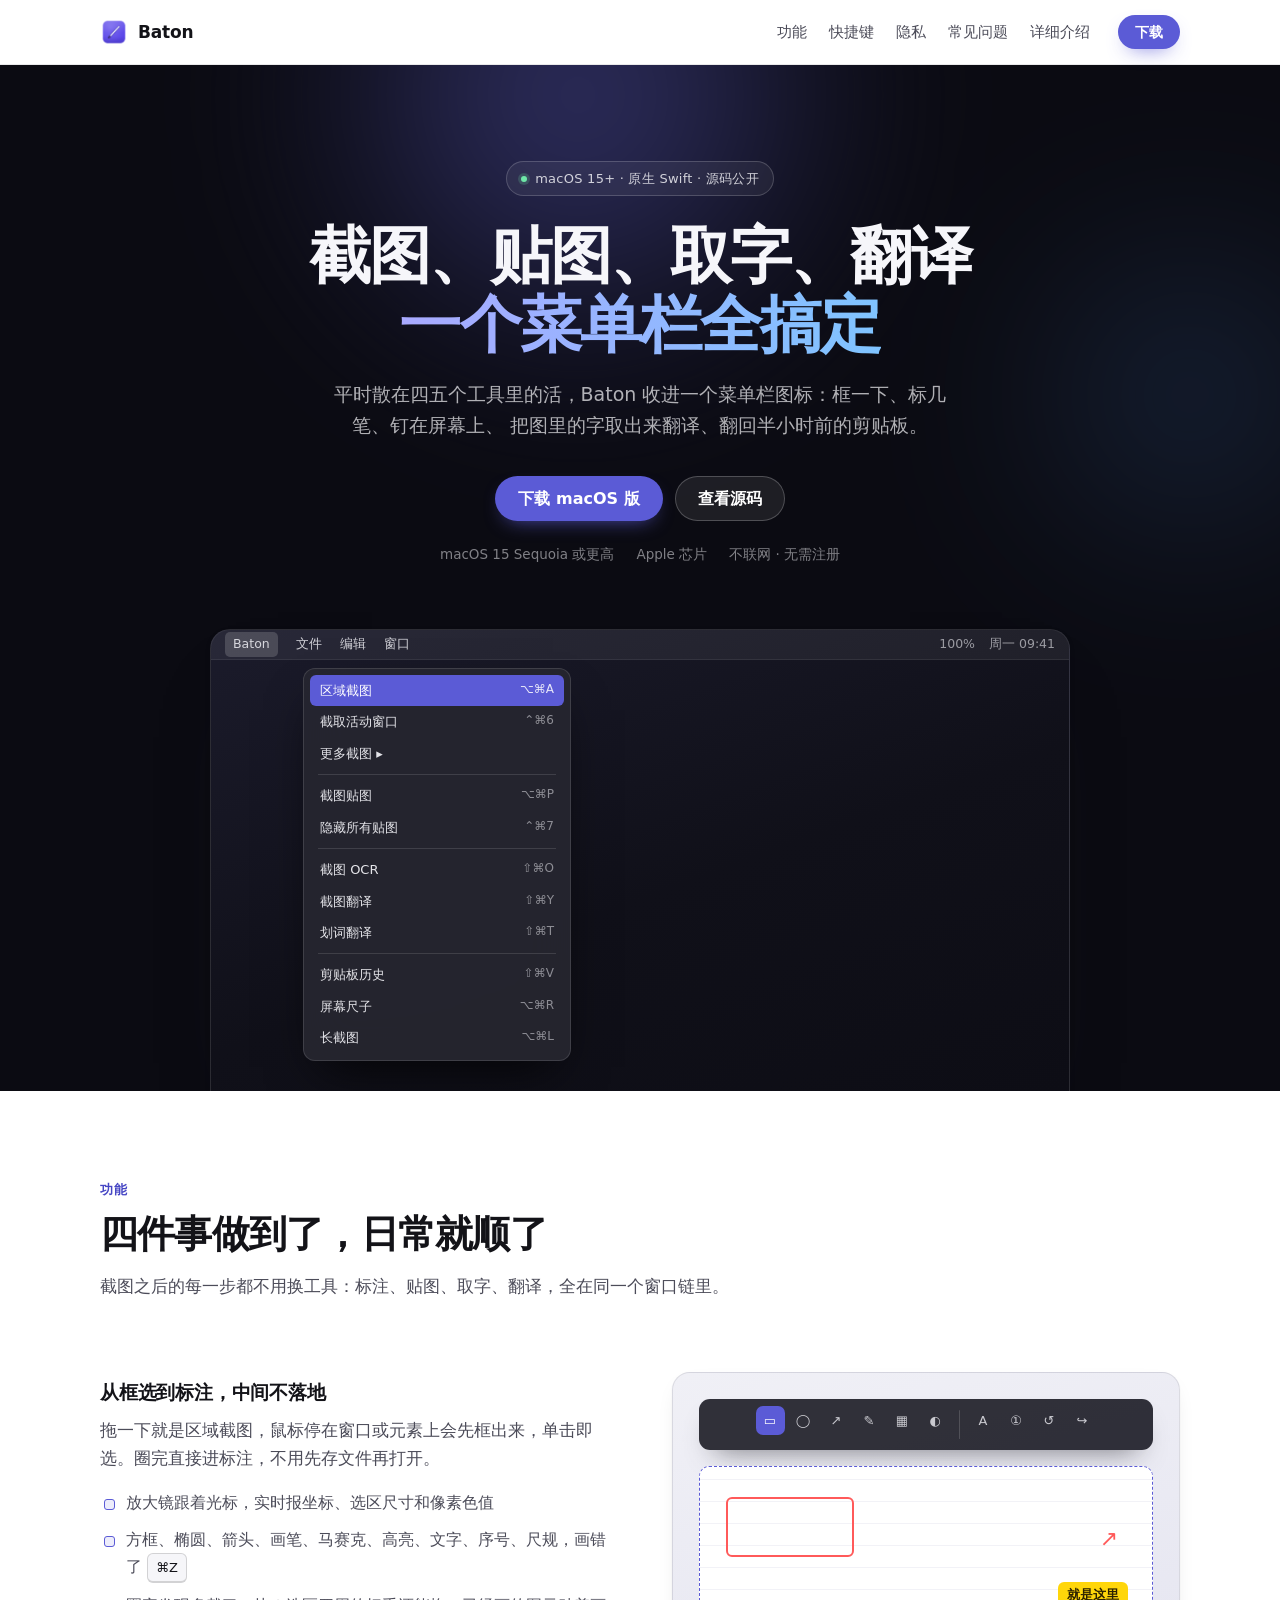
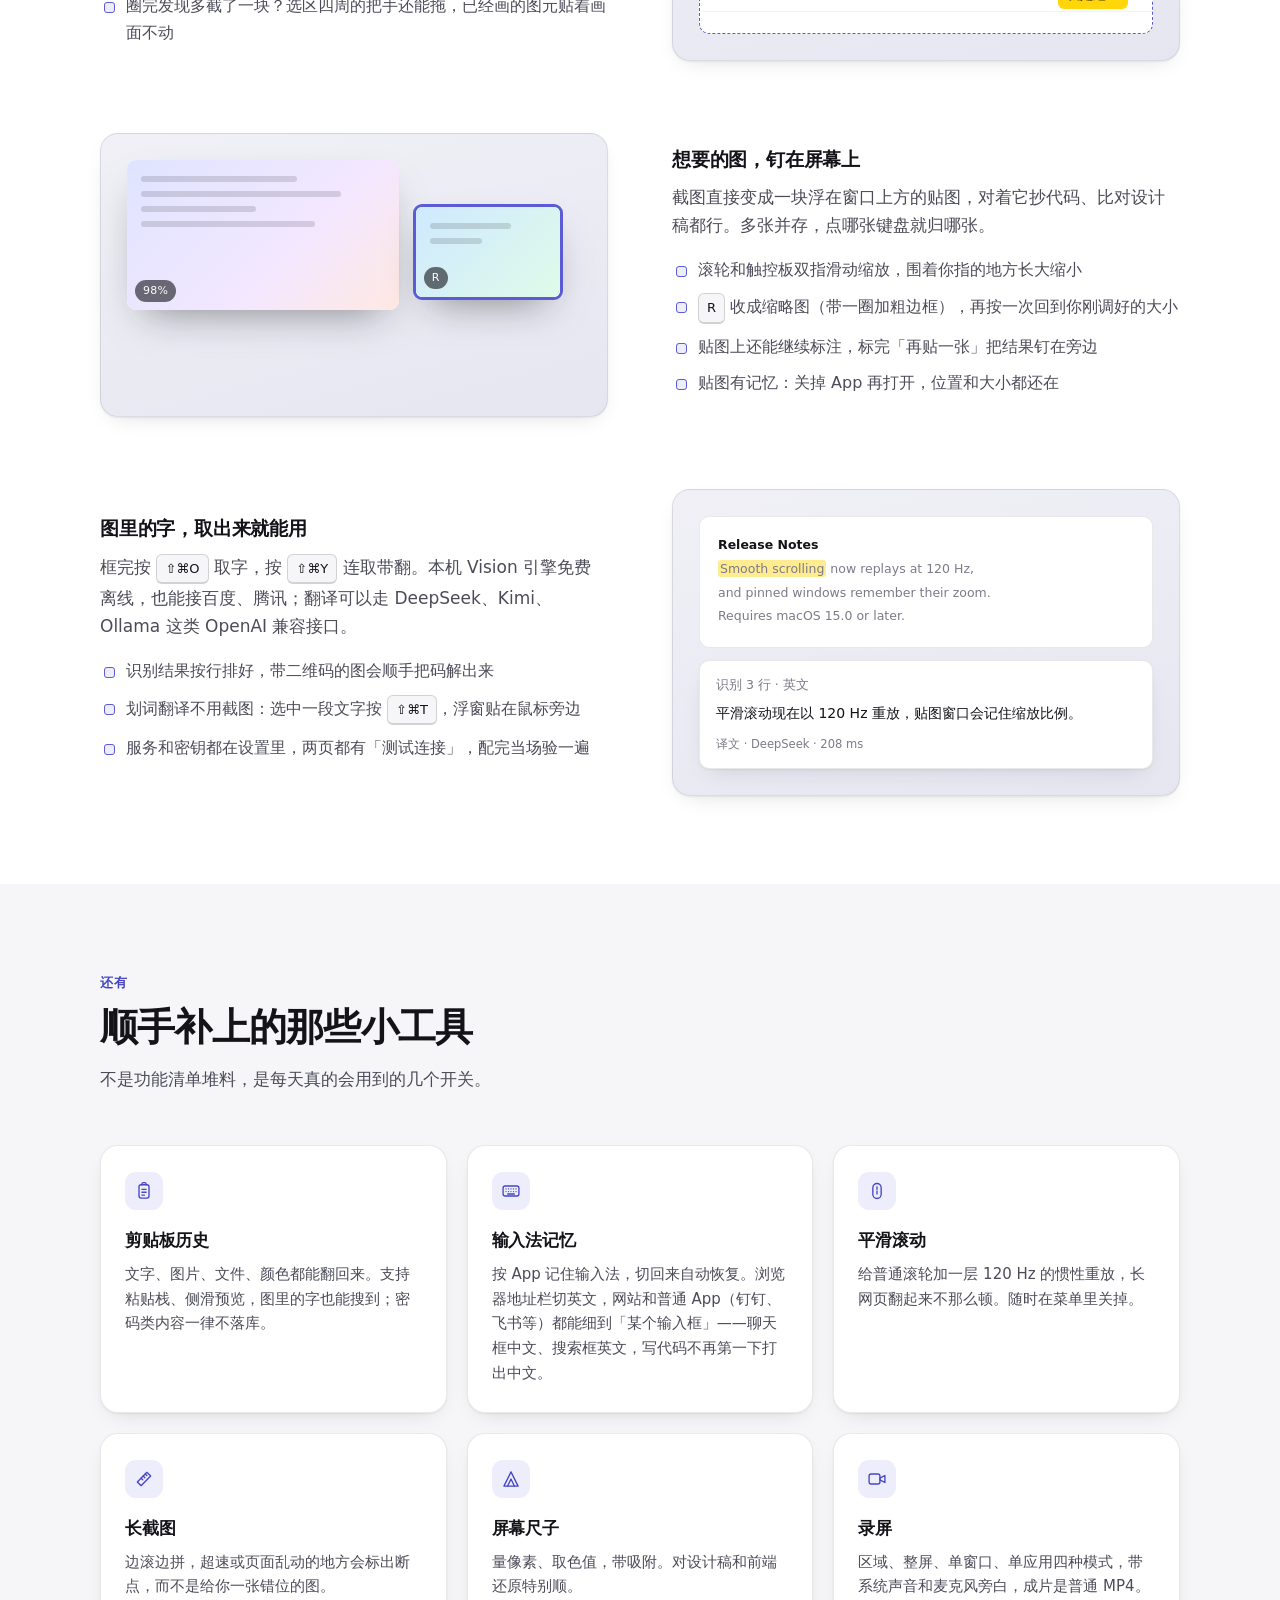
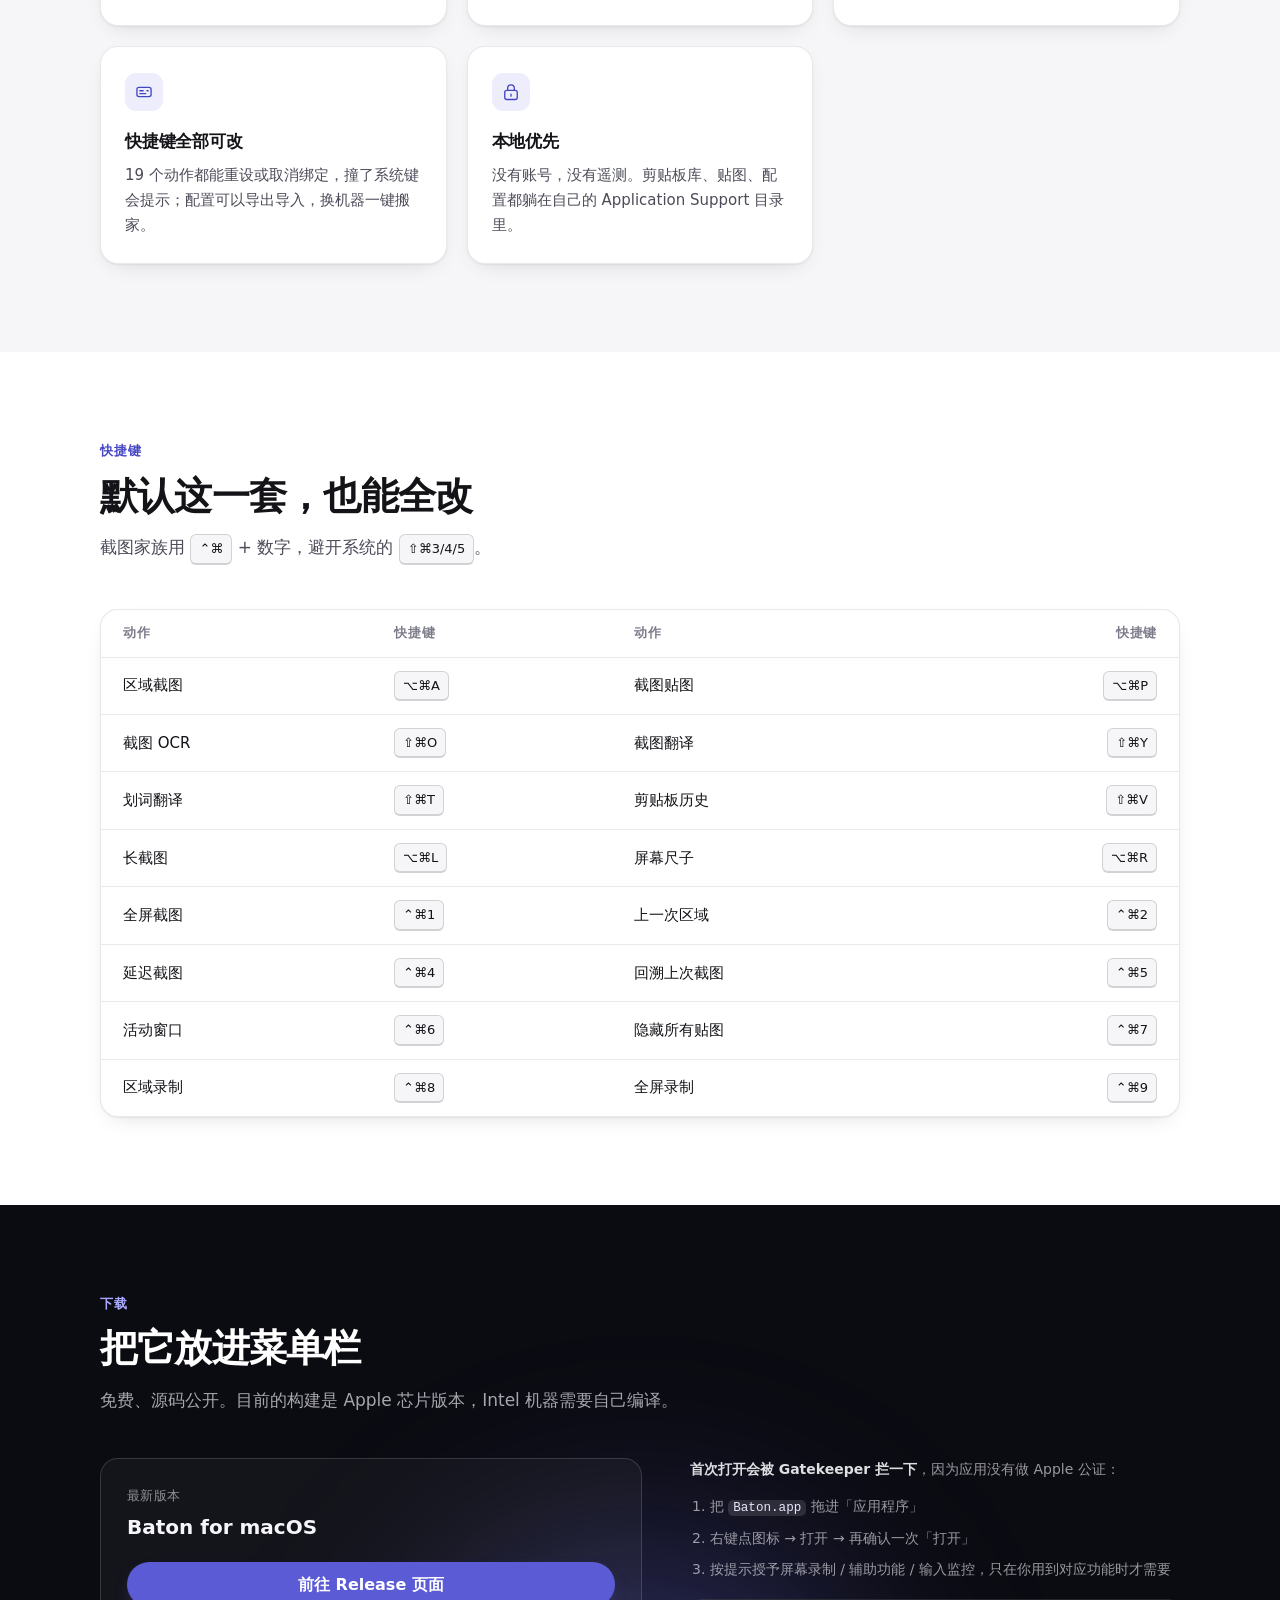
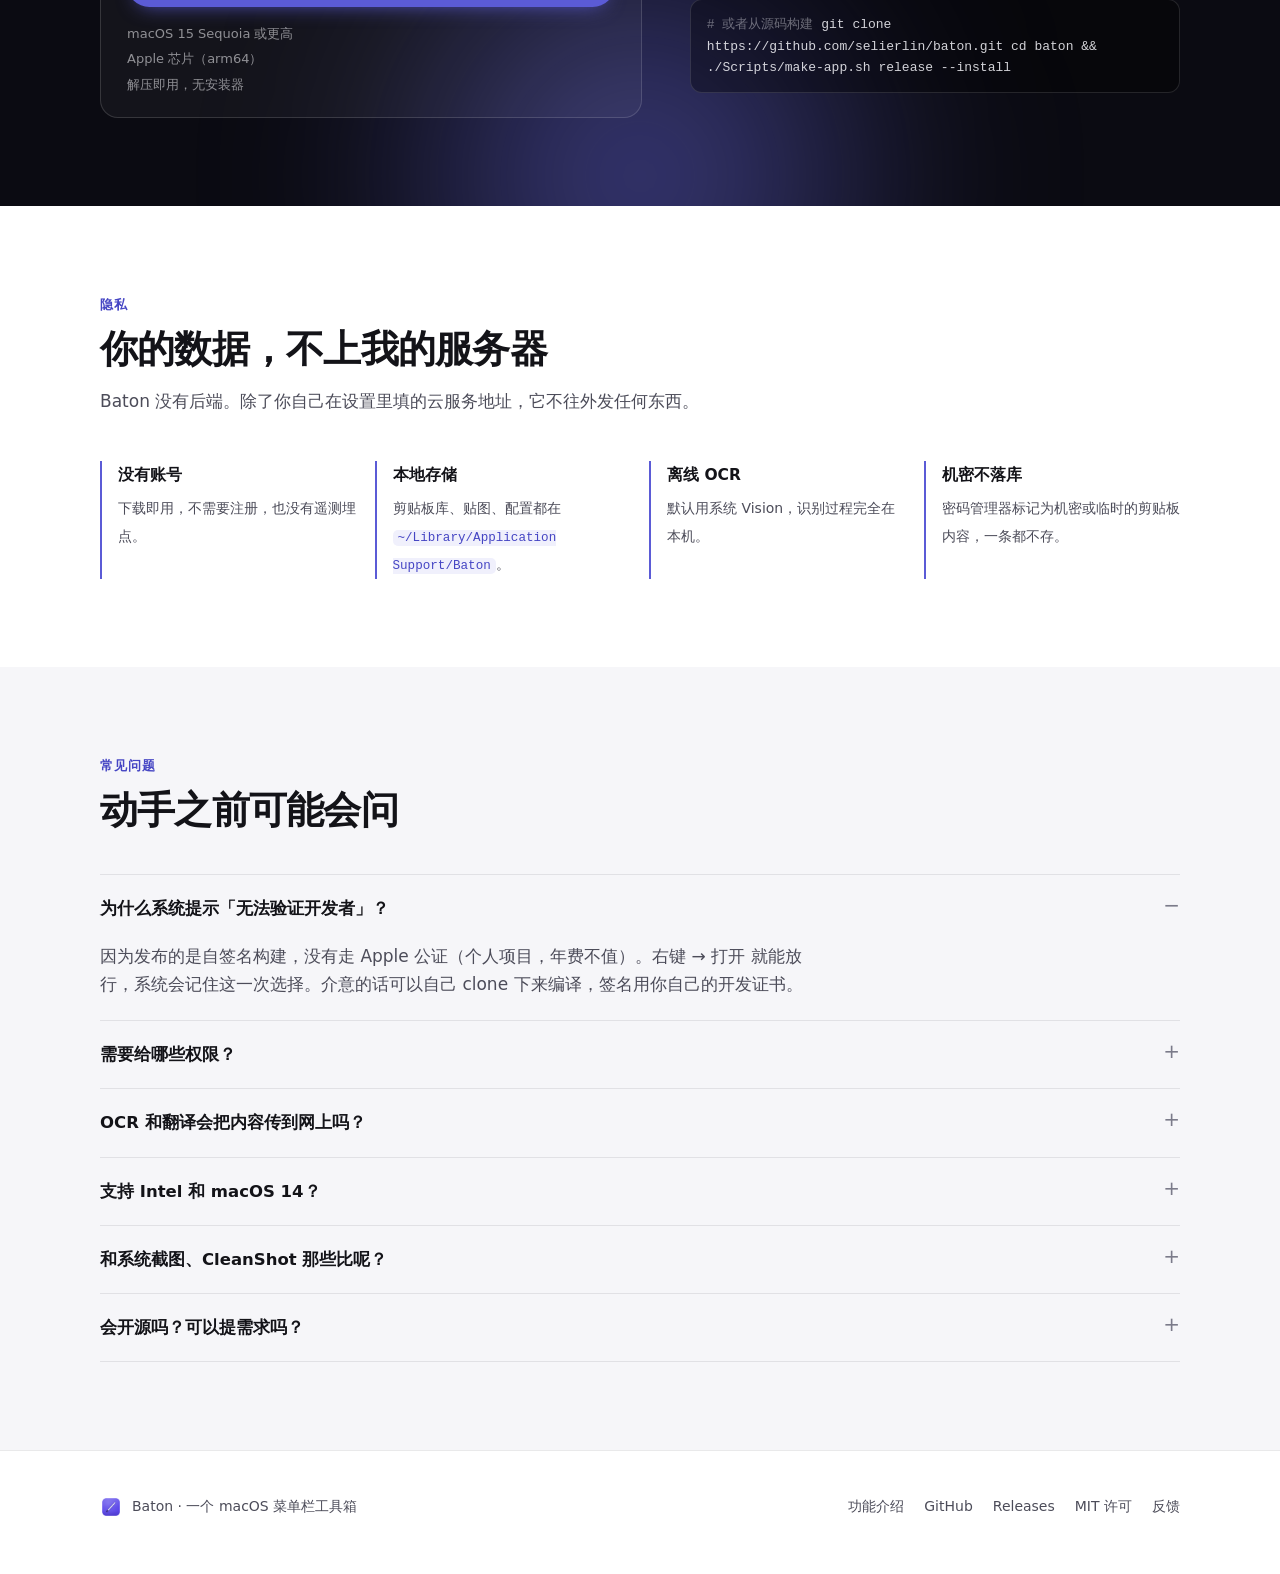
<file: docs/index.html>
<!doctype html>
<html lang="zh-CN">
<head>
<meta charset="utf-8">
<meta name="viewport" content="width=device-width, initial-scale=1">
<title>Baton — macOS 菜单栏工具箱：截图、贴图、OCR、翻译</title>
<meta name="description" content="Baton 把截图标注、贴图、OCR、翻译、剪贴板历史、输入法记忆、平滑滚动收进一个 macOS 菜单栏图标。原生 Swift 6 编写，不联网，数据都在本机。">
<meta property="og:title" content="Baton — macOS 菜单栏工具箱">
<meta property="og:description" content="截图标注、贴图、OCR、翻译、剪贴板历史、输入法记忆、平滑滚动，一个菜单栏搞定。">
<meta property="og:type" content="website">
<meta property="og:image" content="assets/app-icon.png">
<link rel="icon" href="assets/favicon.png">
<link rel="apple-touch-icon" href="assets/app-icon-128.png">
<link rel="stylesheet" href="assets/style.css">
</head>
<body>

<header class="nav">
  <div class="wrap nav-inner">
    <a class="brand" href="./">
      <img src="assets/app-icon-128.png" alt=""> Baton
    </a>
    <nav class="nav-links">
      <a href="#features">功能</a>
      <a href="#shortcuts">快捷键</a>
      <a href="#privacy">隐私</a>
      <a href="#faq">常见问题</a>
      <a href="features.html">详细介绍</a>
    </nav>
    <a class="btn btn-primary" href="https://github.com/selierlin/baton/releases">下载</a>
  </div>
</header>

<main>

<section class="hero">
  <div class="wrap hero-inner">
    <span class="eyebrow"><i class="dot"></i>macOS 15+ · 原生 Swift · 源码公开</span>
    <h1>截图、贴图、取字、翻译<br><em>一个菜单栏全搞定</em></h1>
    <p class="lede">
      平时散在四五个工具里的活，Baton 收进一个菜单栏图标：框一下、标几笔、钉在屏幕上、
      把图里的字取出来翻译、翻回半小时前的剪贴板。
    </p>
    <div class="cta-row">
      <a class="btn btn-primary" href="https://github.com/selierlin/baton/releases">下载 macOS 版</a>
      <a class="btn btn-ghost" href="https://github.com/selierlin/baton">查看源码</a>
    </div>
    <div class="meta-row">
      <span>macOS 15 Sequoia 或更高</span>
      <span>Apple 芯片</span>
      <span>不联网 · 无需注册</span>
    </div>
  </div>

  <div class="stage">
    <div class="screen">
      <div class="menubar">
        <span class="active">Baton</span>
        <span>文件</span>
        <span>编辑</span>
        <span>窗口</span>
        <span class="right"><span>100%</span><span>周一 09:41</span></span>
      </div>

      <div class="dropdown">
        <div class="row hi"><span>区域截图</span><span class="hk">⌥⌘A</span></div>
        <div class="row"><span>截取活动窗口</span><span class="hk">⌃⌘6</span></div>
        <div class="row"><span>更多截图 ▸</span><span class="hk"></span></div>
        <div class="sep"></div>
        <div class="row"><span>截图贴图</span><span class="hk">⌥⌘P</span></div>
        <div class="row"><span>隐藏所有贴图</span><span class="hk">⌃⌘7</span></div>
        <div class="sep"></div>
        <div class="row"><span>截图 OCR</span><span class="hk">⇧⌘O</span></div>
        <div class="row"><span>截图翻译</span><span class="hk">⇧⌘Y</span></div>
        <div class="row"><span>划词翻译</span><span class="hk">⇧⌘T</span></div>
        <div class="sep"></div>
        <div class="row"><span>剪贴板历史</span><span class="hk">⇧⌘V</span></div>
        <div class="row"><span>屏幕尺子</span><span class="hk">⌥⌘R</span></div>
        <div class="row"><span>长截图</span><span class="hk">⌥⌘L</span></div>
      </div>
    </div>
  </div>
</section>

<section class="section" id="features">
  <div class="wrap">
    <div class="section-head">
      <div class="kicker">功能</div>
      <h2>四件事做到了，日常就顺了</h2>
      <p class="sub">截图之后的每一步都不用换工具：标注、贴图、取字、翻译，全在同一个窗口链里。</p>
    </div>

    <div class="split">
      <div class="copy">
        <h3>从框选到标注，中间不落地</h3>
        <p>拖一下就是区域截图，鼠标停在窗口或元素上会先框出来，单击即选。圈完直接进标注，不用先存文件再打开。</p>
        <ul>
          <li>放大镜跟着光标，实时报坐标、选区尺寸和像素色值</li>
          <li>方框、椭圆、箭头、画笔、马赛克、高亮、文字、序号、尺规，画错了 <kbd>⌘Z</kbd></li>
          <li>圈完发现多截了一块？选区四周的把手还能拖，已经画的图元贴着画面不动</li>
        </ul>
      </div>
      <div class="figure">
        <div class="toolbar-mock">
          <div class="bar">
            <div class="tool on">▭</div>
            <div class="tool">◯</div>
            <div class="tool">↗</div>
            <div class="tool">✎</div>
            <div class="tool">▦</div>
            <div class="tool">◐</div>
            <div class="tool divider"></div>
            <div class="tool">A</div>
            <div class="tool">①</div>
            <div class="tool">↺</div>
            <div class="tool">↪</div>
          </div>
          <div class="canvas-mock">
            <div class="ann-box"></div>
            <div class="ann-arrow">↗</div>
            <div class="ann-text">就是这里</div>
          </div>
        </div>
      </div>
    </div>

    <div class="split flip">
      <div class="copy">
        <h3>想要的图，钉在屏幕上</h3>
        <p>截图直接变成一块浮在窗口上方的贴图，对着它抄代码、比对设计稿都行。多张并存，点哪张键盘就归哪张。</p>
        <ul>
          <li>滚轮和触控板双指滑动缩放，围着你指的地方长大缩小</li>
          <li><kbd>R</kbd> 收成缩略图（带一圈加粗边框），再按一次回到你刚调好的大小</li>
          <li>贴图上还能继续标注，标完「再贴一张」把结果钉在旁边</li>
          <li>贴图有记忆：关掉 App 再打开，位置和大小都还在</li>
        </ul>
      </div>
      <div class="figure">
        <div class="pins-mock">
          <div class="pin-card big"><div class="ph"><span class="ln" style="width:64%"></span><span class="ln" style="width:82%"></span><span class="ln" style="width:47%"></span><span class="ln" style="width:71%"></span></div><span class="pin-badge">98%</span></div>
          <div class="pin-card small"><div class="ph"><span class="ln" style="width:70%"></span><span class="ln" style="width:45%"></span></div><span class="pin-badge">R</span></div>
        </div>
      </div>
    </div>

    <div class="split">
      <div class="copy">
        <h3>图里的字，取出来就能用</h3>
        <p>框完按 <kbd>⇧⌘O</kbd> 取字，按 <kbd>⇧⌘Y</kbd> 连取带翻。本机 Vision 引擎免费离线，也能接百度、腾讯；翻译可以走 DeepSeek、Kimi、Ollama 这类 OpenAI 兼容接口。</p>
        <ul>
          <li>识别结果按行排好，带二维码的图会顺手把码解出来</li>
          <li>划词翻译不用截图：选中一段文字按 <kbd>⇧⌘T</kbd>，浮窗贴在鼠标旁边</li>
          <li>服务和密钥都在设置里，两页都有「测试连接」，配完当场验一遍</li>
        </ul>
      </div>
      <div class="figure">
        <div class="ocr-mock">
          <div class="shot">
            <b>Release Notes</b><br>
            <span class="hl">Smooth scrolling</span> now replays at 120 Hz,<br>
            and pinned windows remember their zoom.<br>
            Requires macOS 15.0 or later.
          </div>
          <div class="translate-card">
            <div class="src">识别 3 行 · 英文</div>
            <div class="dst">平滑滚动现在以 120 Hz 重放，贴图窗口会记住缩放比例。</div>
            <div class="engine">译文 · DeepSeek · 208 ms</div>
          </div>
        </div>
      </div>
    </div>
  </div>
</section>

<section class="section soft">
  <div class="wrap">
    <div class="section-head">
      <div class="kicker">还有</div>
      <h2>顺手补上的那些小工具</h2>
      <p class="sub">不是功能清单堆料，是每天真的会用到的几个开关。</p>
    </div>

    <div class="cards">
      <article class="card">
        <div class="ico"><svg viewBox="0 0 24 24" fill="none" stroke="currentColor" stroke-width="1.6" stroke-linecap="round" stroke-linejoin="round"><rect x="6" y="4.5" width="12" height="16" rx="2.5"/><path d="M9.5 4.5V3.6A1.6 1.6 0 0 1 11.1 2h1.8a1.6 1.6 0 0 1 1.6 1.6v.9"/><path d="M9.5 10h5M9.5 13.5h5M9.5 17h3"/></svg></div>
        <h3>剪贴板历史</h3>
        <p>文字、图片、文件、颜色都能翻回来。支持粘贴栈、侧滑预览，图里的字也能搜到；密码类内容一律不落库。</p>
      </article>
      <article class="card">
        <div class="ico"><svg viewBox="0 0 24 24" fill="none" stroke="currentColor" stroke-width="1.6" stroke-linecap="round"><rect x="2.5" y="6" width="19" height="12" rx="2.5"/><path d="M6 9.5h.01M9 9.5h.01M12 9.5h.01M15 9.5h.01M18 9.5h.01M6 12.7h.01M9 12.7h.01M12 12.7h.01M15 12.7h.01M18 12.7h.01M8 15.6h8"/></svg></div>
        <h3>输入法记忆</h3>
        <p>按 App 记住输入法，切回来自动恢复。浏览器地址栏切英文，网站和普通 App（钉钉、飞书等）都能细到「某个输入框」——聊天框中文、搜索框英文，写代码不再第一下打出中文。</p>
      </article>
      <article class="card">
        <div class="ico"><svg viewBox="0 0 24 24" fill="none" stroke="currentColor" stroke-width="1.6" stroke-linecap="round"><rect x="7" y="3" width="10" height="18" rx="5"/><path d="M12 7v3"/><path d="M12 12v3.5"/></svg></div>
        <h3>平滑滚动</h3>
        <p>给普通滚轮加一层 120 Hz 的惯性重放，长网页翻起来不那么顿。随时在菜单里关掉。</p>
      </article>
      <article class="card">
        <div class="ico"><svg viewBox="0 0 24 24" fill="none" stroke="currentColor" stroke-width="1.6" stroke-linecap="round" stroke-linejoin="round"><path d="M4 15.5 15.5 4l4.5 4.5L8.5 20z"/><path d="M8.5 11l2 2M11 8.5l2 2M13.5 6l2 2"/></svg></div>
        <h3>长截图</h3>
        <p>边滚边拼，超速或页面乱动的地方会标出断点，而不是给你一张错位的图。</p>
      </article>
      <article class="card">
        <div class="ico"><svg viewBox="0 0 24 24" fill="none" stroke="currentColor" stroke-width="1.6" stroke-linecap="round" stroke-linejoin="round"><path d="M3.5 20.5 12 3.5l8.5 17z"/><path d="M8 20.5 12 12l4 8.5"/></svg></div>
        <h3>屏幕尺子</h3>
        <p>量像素、取色值，带吸附。对设计稿和前端还原特别顺。</p>
      </article>
      <article class="card">
        <div class="ico"><svg viewBox="0 0 24 24" fill="none" stroke="currentColor" stroke-width="1.6" stroke-linecap="round" stroke-linejoin="round"><rect x="2.5" y="6" width="13" height="12" rx="2.5"/><path d="M15.5 11l6-3.2v8.4l-6-3.2z"/></svg></div>
        <h3>录屏</h3>
        <p>区域、整屏、单窗口、单应用四种模式，带系统声音和麦克风旁白，成片是普通 MP4。</p>
      </article>
      <article class="card">
        <div class="ico"><svg viewBox="0 0 24 24" fill="none" stroke="currentColor" stroke-width="1.6" stroke-linecap="round" stroke-linejoin="round"><rect x="3.5" y="6.5" width="17" height="11" rx="2.5"/><path d="M7 10.5h4M7 14h7M15.5 10.5h1.5"/></svg></div>
        <h3>快捷键全部可改</h3>
        <p>19 个动作都能重设或取消绑定，撞了系统键会提示；配置可以导出导入，换机器一键搬家。</p>
      </article>
      <article class="card">
        <div class="ico"><svg viewBox="0 0 24 24" fill="none" stroke="currentColor" stroke-width="1.6" stroke-linecap="round" stroke-linejoin="round"><rect x="4.5" y="10" width="15" height="11" rx="2.5"/><path d="M8 10V7.5a4 4 0 0 1 8 0V10"/><path d="M12 14.5v2.5"/></svg></div>
        <h3>本地优先</h3>
        <p>没有账号，没有遥测。剪贴板库、贴图、配置都躺在自己的 Application Support 目录里。</p>
      </article>
    </div>
  </div>
</section>

<section class="section" id="shortcuts">
  <div class="wrap">
    <div class="section-head">
      <div class="kicker">快捷键</div>
      <h2>默认这一套，也能全改</h2>
      <p class="sub">截图家族用 <kbd>⌃⌘</kbd> + 数字，避开系统的 <kbd>⇧⌘3/4/5</kbd>。</p>
    </div>

    <div class="table-wrap">
      <table>
        <thead>
          <tr><th>动作</th><th>快捷键</th><th>动作</th><th>快捷键</th></tr>
        </thead>
        <tbody>
          <tr><td>区域截图</td><td><kbd>⌥⌘A</kbd></td><td>截图贴图</td><td><kbd>⌥⌘P</kbd></td></tr>
          <tr><td>截图 OCR</td><td><kbd>⇧⌘O</kbd></td><td>截图翻译</td><td><kbd>⇧⌘Y</kbd></td></tr>
          <tr><td>划词翻译</td><td><kbd>⇧⌘T</kbd></td><td>剪贴板历史</td><td><kbd>⇧⌘V</kbd></td></tr>
          <tr><td>长截图</td><td><kbd>⌥⌘L</kbd></td><td>屏幕尺子</td><td><kbd>⌥⌘R</kbd></td></tr>
          <tr><td>全屏截图</td><td><kbd>⌃⌘1</kbd></td><td>上一次区域</td><td><kbd>⌃⌘2</kbd></td></tr>
          <tr><td>延迟截图</td><td><kbd>⌃⌘4</kbd></td><td>回溯上次截图</td><td><kbd>⌃⌘5</kbd></td></tr>
          <tr><td>活动窗口</td><td><kbd>⌃⌘6</kbd></td><td>隐藏所有贴图</td><td><kbd>⌃⌘7</kbd></td></tr>
          <tr><td>区域录制</td><td><kbd>⌃⌘8</kbd></td><td>全屏录制</td><td><kbd>⌃⌘9</kbd></td></tr>
        </tbody>
      </table>
    </div>
  </div>
</section>

<section class="download" id="download">
  <div class="wrap">
    <div class="section-head">
      <div class="kicker" style="color:#a9a9ff">下载</div>
      <h2>把它放进菜单栏</h2>
      <p class="sub">免费、源码公开。目前的构建是 Apple 芯片版本，Intel 机器需要自己编译。</p>
    </div>

    <div class="dl-grid">
      <div class="dl-card">
        <div class="ver">最新版本</div>
        <div class="name">Baton for macOS</div>
        <a class="btn btn-primary" href="https://github.com/selierlin/baton/releases">前往 Release 页面</a>
        <div class="req">
          <span>macOS 15 Sequoia 或更高</span>
          <span>Apple 芯片（arm64）</span>
          <span>解压即用，无安装器</span>
        </div>
      </div>

      <div class="dl-note">
        <strong>首次打开会被 Gatekeeper 拦一下</strong>，因为应用没有做 Apple 公证：
        <ol>
          <li>把 <code>Baton.app</code> 拖进「应用程序」</li>
          <li>右键点图标 → 打开 → 再确认一次「打开」</li>
          <li>按提示授予屏幕录制 / 辅助功能 / 输入监控，只在你用到对应功能时才需要</li>
        </ol>
        <div class="code"><span class="cmt"># 或者从源码构建</span>
git clone https://github.com/selierlin/baton.git
cd baton &amp;&amp; ./Scripts/make-app.sh release --install</div>
      </div>
    </div>
  </div>
</section>

<section class="section" id="privacy">
  <div class="wrap">
    <div class="section-head">
      <div class="kicker">隐私</div>
      <h2>你的数据，不上我的服务器</h2>
      <p class="sub">Baton 没有后端。除了你自己在设置里填的云服务地址，它不往外发任何东西。</p>
    </div>

    <div class="promise">
      <div><strong>没有账号</strong><span>下载即用，不需要注册，也没有遥测埋点。</span></div>
      <div><strong>本地存储</strong><span>剪贴板库、贴图、配置都在 <code>~/Library/Application Support/Baton</code>。</span></div>
      <div><strong>离线 OCR</strong><span>默认用系统 Vision，识别过程完全在本机。</span></div>
      <div><strong>机密不落库</strong><span>密码管理器标记为机密或临时的剪贴板内容，一条都不存。</span></div>
    </div>
  </div>
</section>

<section class="section soft" id="faq">
  <div class="wrap">
    <div class="section-head">
      <div class="kicker">常见问题</div>
      <h2>动手之前可能会问</h2>
    </div>

    <div class="faq">
      <details open>
        <summary>为什么系统提示「无法验证开发者」？</summary>
        <p>因为发布的是自签名构建，没有走 Apple 公证（个人项目，年费不值）。右键 → 打开 就能放行，系统会记住这一次选择。介意的话可以自己 clone 下来编译，签名用你自己的开发证书。</p>
      </details>
      <details>
        <summary>需要给哪些权限？</summary>
        <p>屏幕录制用于截图和录屏，辅助功能用于元素截图与划词，输入监控用于平滑滚动。三个都可以拒绝，拒了只是对应功能不可用，剪贴板、贴图这些照常工作。</p>
      </details>
      <details>
        <summary>OCR 和翻译会把内容传到网上吗？</summary>
        <p>默认不会：OCR 走本机 Vision。只有你自己在设置里配了百度、腾讯或某个大模型接口，那一部分内容才会发给你配的服务商，密钥存在系统钥匙串里。</p>
      </details>
      <details>
        <summary>支持 Intel 和 macOS 14？</summary>
        <p>代码本身没有绑定 Apple 芯片，但发布的构建是 arm64 的，最低系统写的是 macOS 15（用到了 ScreenCaptureKit 的新接口）。Intel 和更老的系统需要自己编译，能否跑通没有验证过。</p>
      </details>
      <details>
        <summary>和系统截图、CleanShot 那些比呢？</summary>
        <p>Baton 的起点是「我不想同时开五个 App」。截图标注只是其中一块，贴图、取字翻译、剪贴板、输入法记忆都在同一个菜单里，样式和键位尽量贴着 macOS 的原生习惯走。</p>
      </details>
      <details>
        <summary>会开源吗？可以提需求吗？</summary>
        <p>源码已经在 GitHub 上，MIT 许可。issue 和 PR 都欢迎，但这是个人项目，不保证响应时间。</p>
      </details>
    </div>
  </div>
</section>

</main>

<footer class="footer">
  <div class="wrap footer-inner">
    <div class="who"><img src="assets/app-icon-128.png" alt=""> Baton · 一个 macOS 菜单栏工具箱</div>
    <nav>
      <a href="features.html">功能介绍</a>
      <a href="https://github.com/selierlin/baton">GitHub</a>
      <a href="https://github.com/selierlin/baton/releases">Releases</a>
      <a href="https://github.com/selierlin/baton/blob/main/LICENSE">MIT 许可</a>
      <a href="https://github.com/selierlin/baton/issues">反馈</a>
    </nav>
  </div>
</footer>

</body>
</html>
</file>
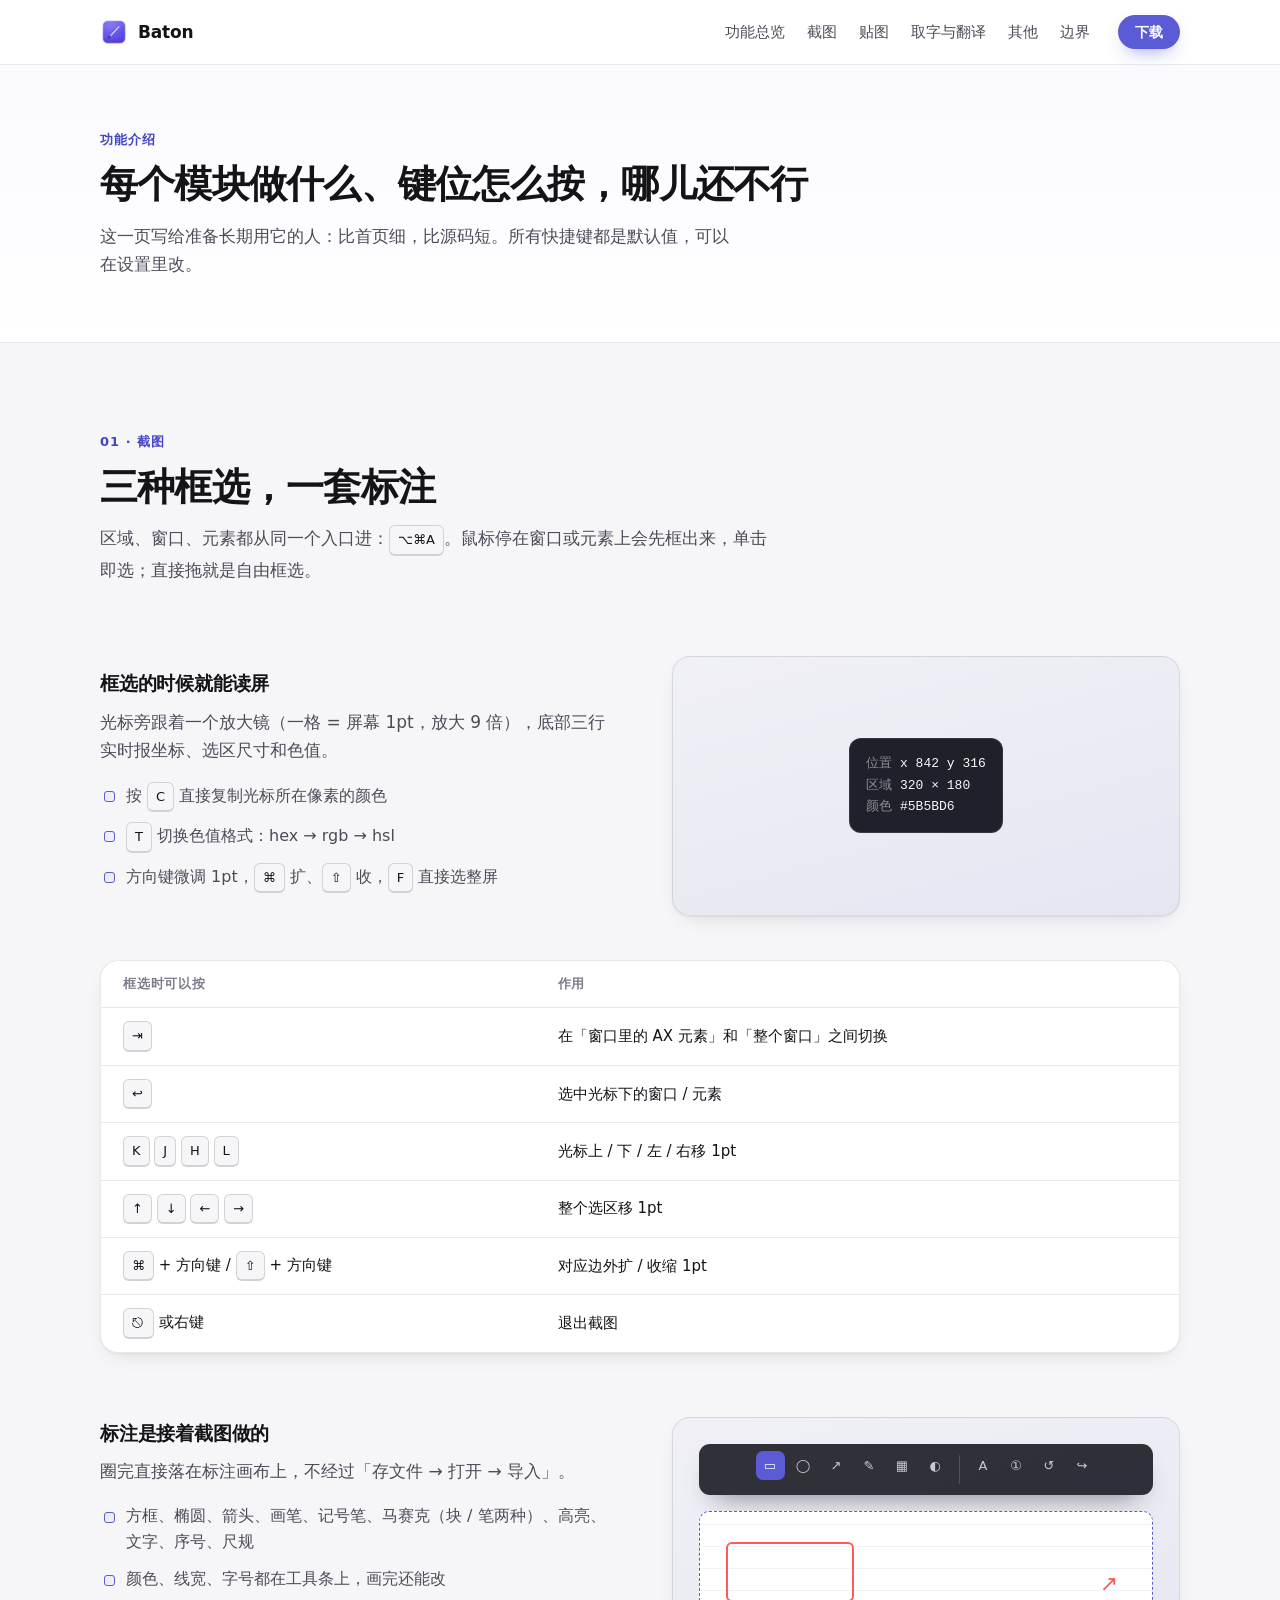
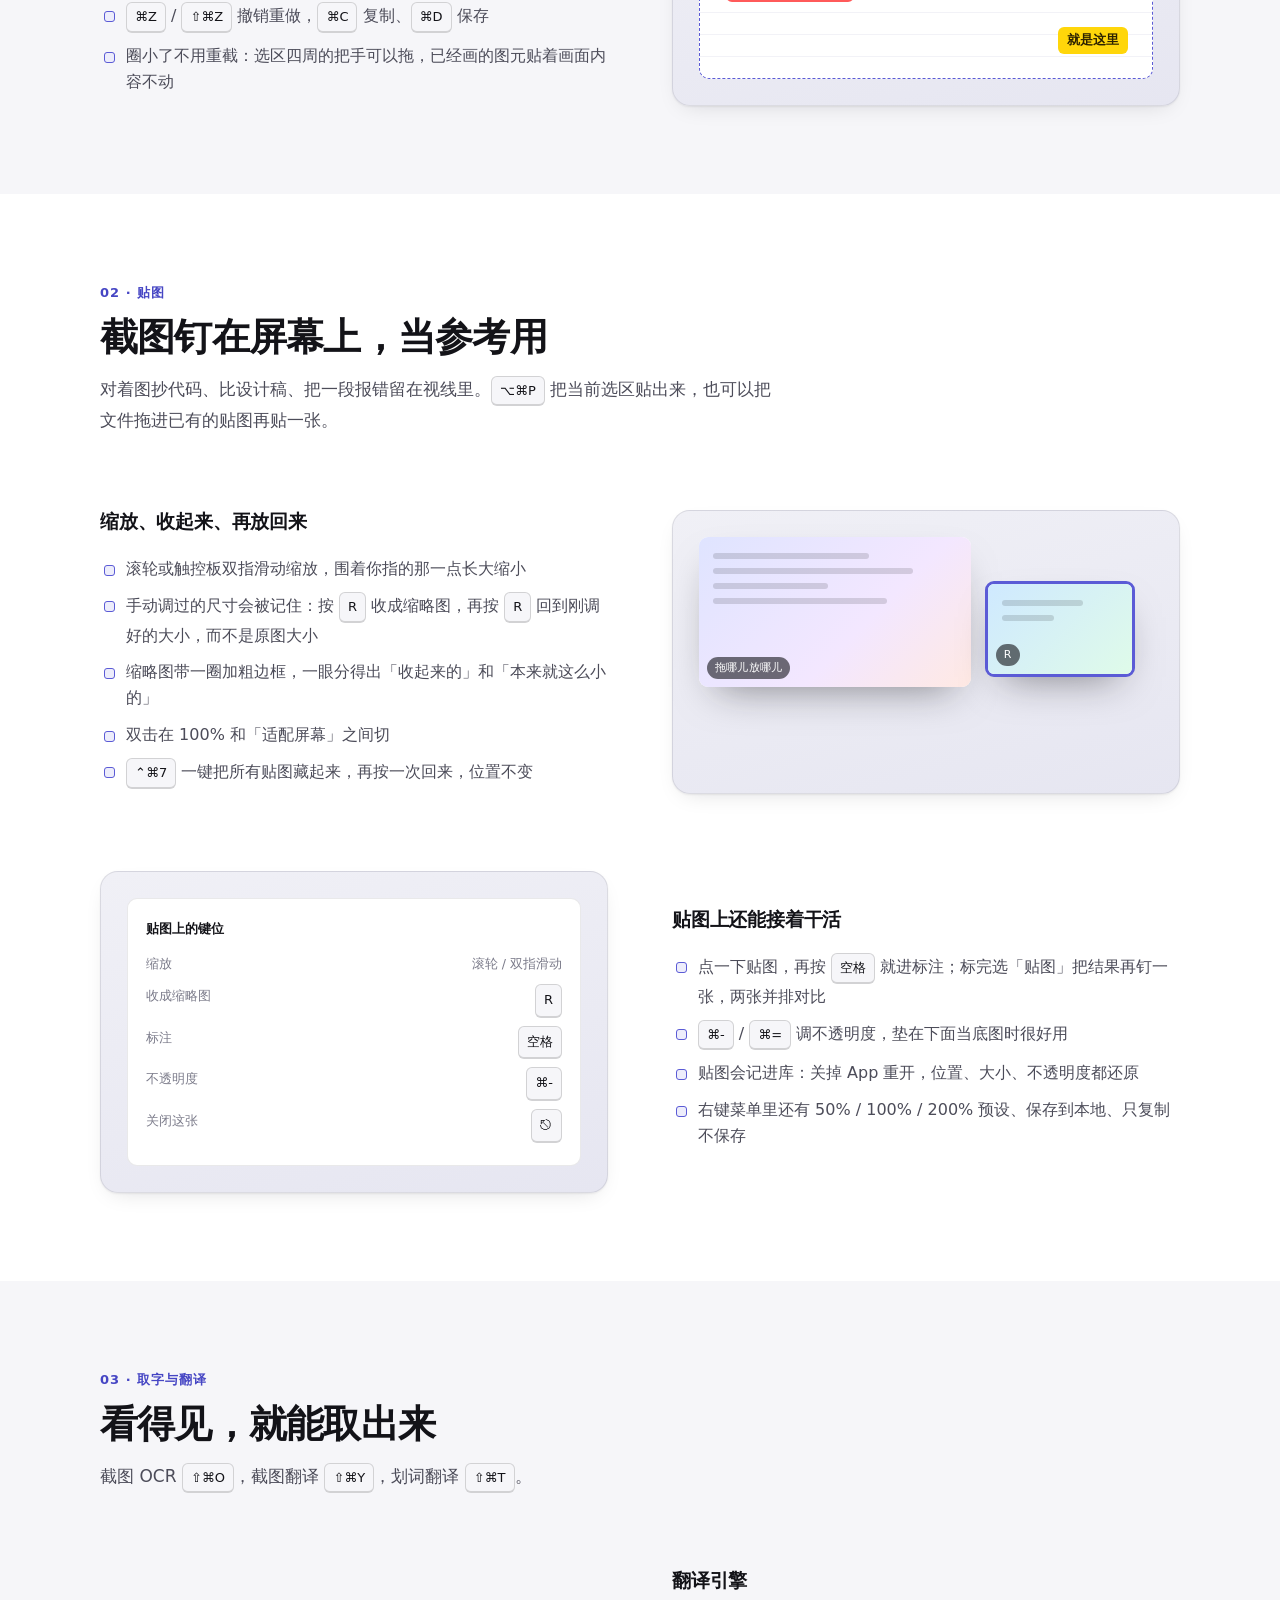
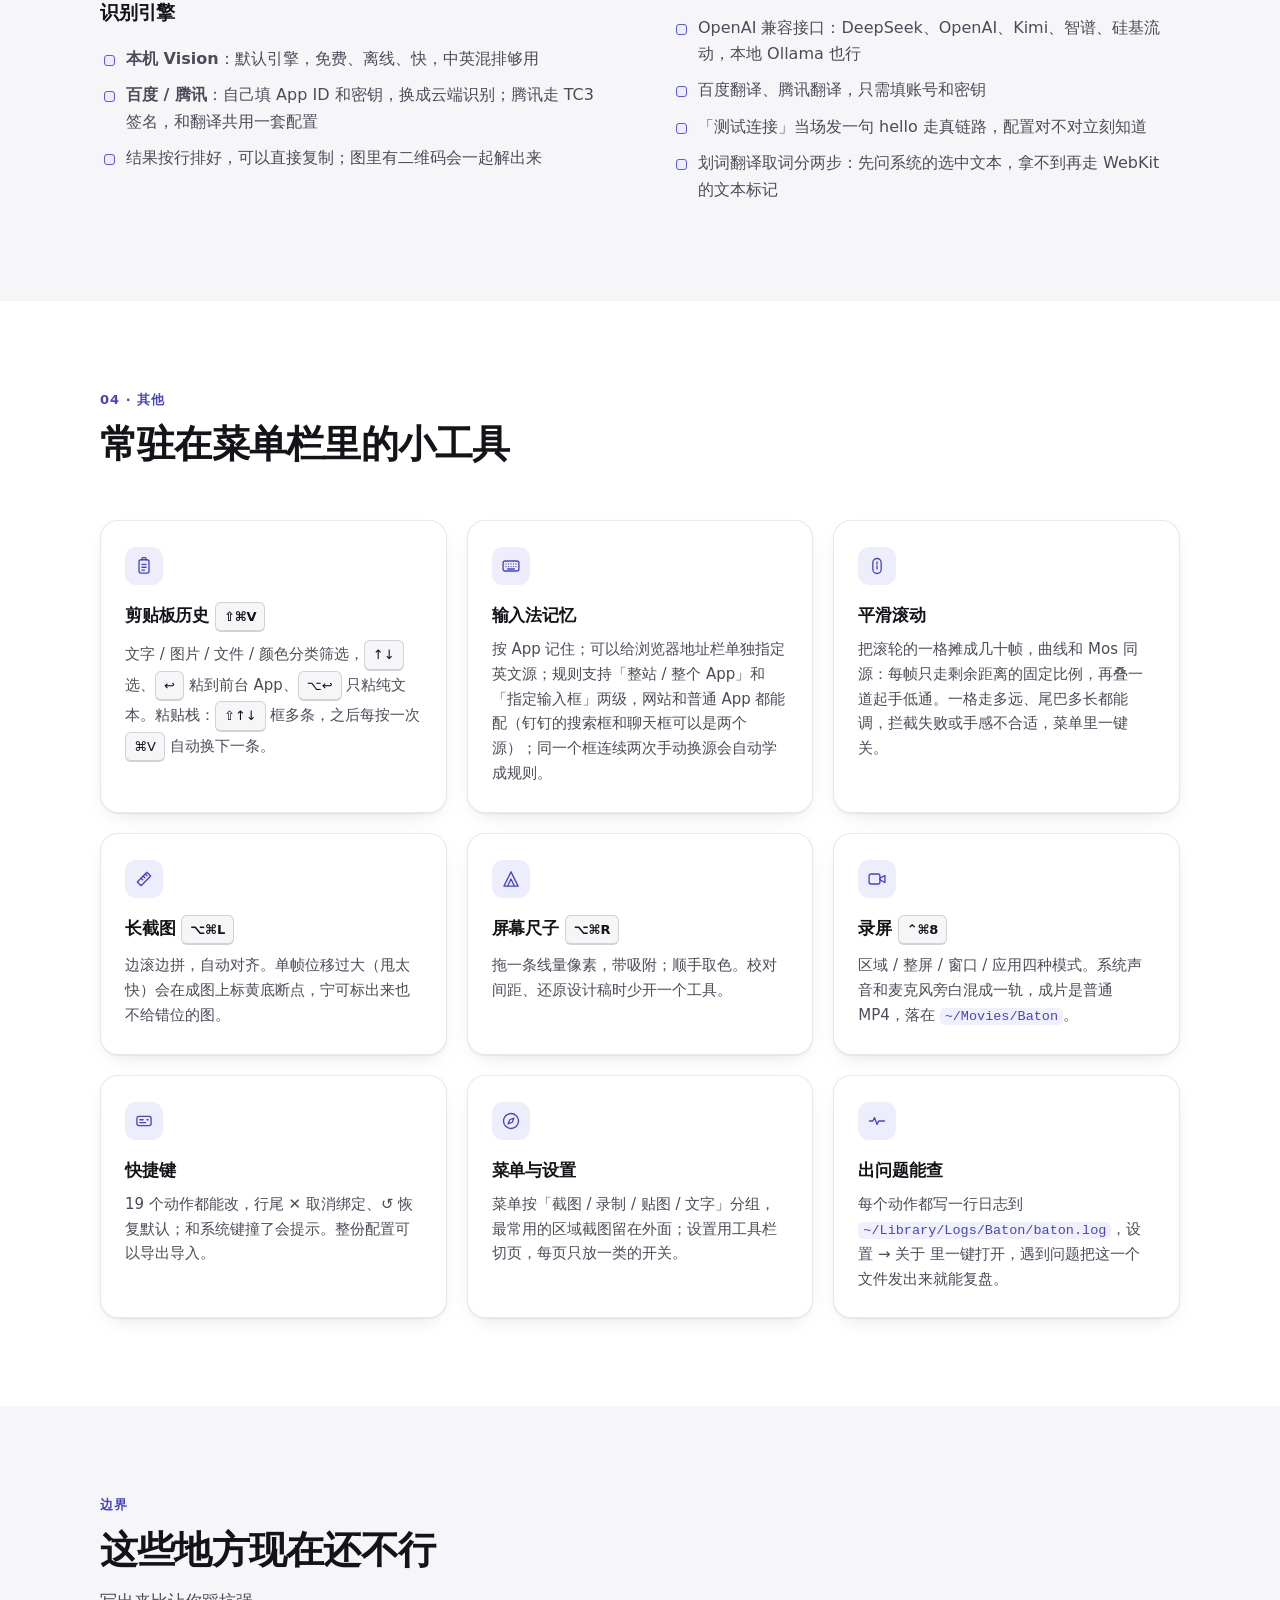
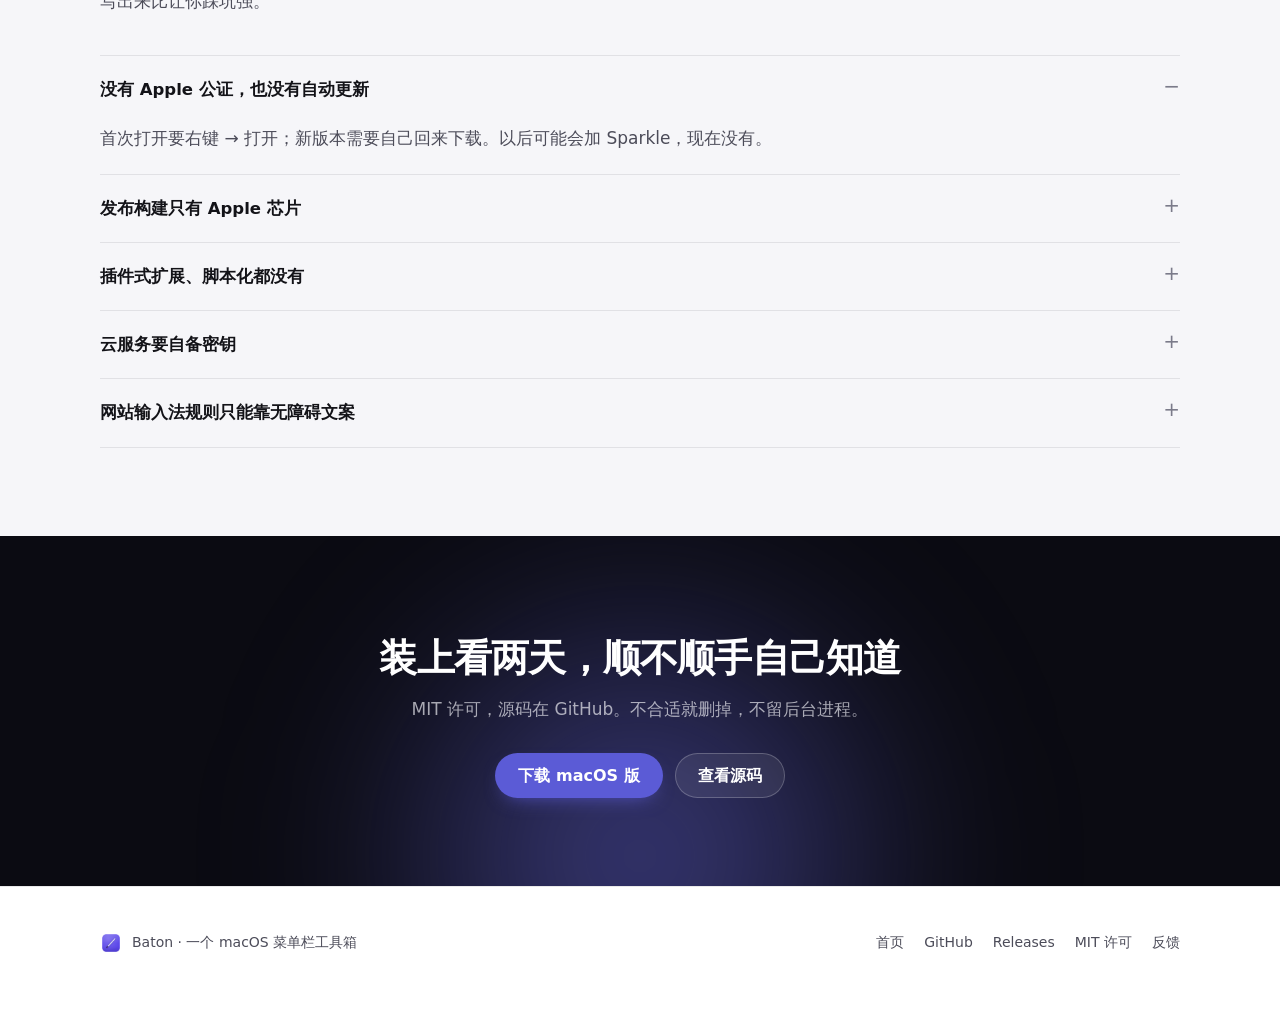
<file: docs/features.html>
<!doctype html>
<html lang="zh-CN">
<head>
<meta charset="utf-8">
<meta name="viewport" content="width=device-width, initial-scale=1">
<title>功能介绍 — Baton</title>
<meta name="description" content="Baton 每个模块的详细说明：截图与标注、贴图、OCR 与翻译、剪贴板历史、输入法记忆、长截图、尺子、录屏，以及已知的边界。">
<link rel="icon" href="assets/favicon.png">
<link rel="apple-touch-icon" href="assets/app-icon-128.png">
<link rel="stylesheet" href="assets/style.css">
</head>
<body>

<header class="nav">
  <div class="wrap nav-inner">
    <a class="brand" href="./">
      <img src="assets/app-icon-128.png" alt=""> Baton
    </a>
    <nav class="nav-links">
      <a href="index.html#features">功能总览</a>
      <a href="#capture">截图</a>
      <a href="#pin">贴图</a>
      <a href="#text">取字与翻译</a>
      <a href="#more">其他</a>
      <a href="#limits">边界</a>
    </nav>
    <a class="btn btn-primary" href="https://github.com/selierlin/baton/releases">下载</a>
  </div>
</header>

<main>

<section class="section tight hero-plain">
  <div class="wrap">
    <div class="kicker">功能介绍</div>
    <h2 style="max-width:760px">每个模块做什么、键位怎么按，哪儿还不行</h2>
    <p class="sub" style="max-width:640px">
      这一页写给准备长期用它的人：比首页细，比源码短。所有快捷键都是默认值，可以在设置里改。
    </p>
  </div>
</section>

<!-- 截图 -->
<section class="section soft" id="capture">
  <div class="wrap">
    <div class="section-head">
      <div class="kicker">01 · 截图</div>
      <h2>三种框选，一套标注</h2>
      <p class="sub">区域、窗口、元素都从同一个入口进：<kbd>⌥⌘A</kbd>。鼠标停在窗口或元素上会先框出来，单击即选；直接拖就是自由框选。</p>
    </div>

    <div class="split">
      <div class="copy">
        <h3>框选的时候就能读屏</h3>
        <p>光标旁跟着一个放大镜（一格 = 屏幕 1pt，放大 9 倍），底部三行实时报坐标、选区尺寸和色值。</p>
        <ul>
          <li>按 <kbd>C</kbd> 直接复制光标所在像素的颜色</li>
          <li><kbd>T</kbd> 切换色值格式：hex → rgb → hsl</li>
          <li>方向键微调 1pt，<kbd>⌘</kbd> 扩、<kbd>⇧</kbd> 收，<kbd>F</kbd> 直接选整屏</li>
        </ul>
      </div>
      <div class="figure">
        <div class="code" style="margin:0;background:#20202a;color:#f6f6fa;border-color:rgba(255,255,255,.1)">
          <span style="opacity:.5">位置</span>  x 842  y 316<br>
          <span style="opacity:.5">区域</span>  320 × 180<br>
          <span style="opacity:.5">颜色</span>  #5B5BD6
        </div>
      </div>
    </div>

    <div class="table-wrap kv">
      <table>
        <thead><tr><th>框选时可以按</th><th>作用</th></tr></thead>
        <tbody>
          <tr><td><kbd>⇥</kbd></td><td>在「窗口里的 AX 元素」和「整个窗口」之间切换</td></tr>
          <tr><td><kbd>↩</kbd></td><td>选中光标下的窗口 / 元素</td></tr>
          <tr><td><kbd>K</kbd> <kbd>J</kbd> <kbd>H</kbd> <kbd>L</kbd></td><td>光标上 / 下 / 左 / 右移 1pt</td></tr>
          <tr><td><kbd>↑</kbd> <kbd>↓</kbd> <kbd>←</kbd> <kbd>→</kbd></td><td>整个选区移 1pt</td></tr>
          <tr><td><kbd>⌘</kbd> + 方向键 / <kbd>⇧</kbd> + 方向键</td><td>对应边外扩 / 收缩 1pt</td></tr>
          <tr><td><kbd>⎋</kbd> 或右键</td><td>退出截图</td></tr>
        </tbody>
      </table>
    </div>

    <div class="split" style="margin-top:64px">
      <div class="copy">
        <h3>标注是接着截图做的</h3>
        <p>圈完直接落在标注画布上，不经过「存文件 → 打开 → 导入」。</p>
        <ul>
          <li>方框、椭圆、箭头、画笔、记号笔、马赛克（块 / 笔两种）、高亮、文字、序号、尺规</li>
          <li>颜色、线宽、字号都在工具条上，画完还能改</li>
          <li><kbd>⌘Z</kbd> / <kbd>⇧⌘Z</kbd> 撤销重做，<kbd>⌘C</kbd> 复制、<kbd>⌘D</kbd> 保存</li>
          <li>圈小了不用重截：选区四周的把手可以拖，已经画的图元贴着画面内容不动</li>
        </ul>
      </div>
      <div class="figure">
        <div class="toolbar-mock">
          <div class="bar">
            <div class="tool on">▭</div>
            <div class="tool">◯</div>
            <div class="tool">↗</div>
            <div class="tool">✎</div>
            <div class="tool">▦</div>
            <div class="tool">◐</div>
            <div class="tool divider"></div>
            <div class="tool">A</div>
            <div class="tool">①</div>
            <div class="tool">↺</div>
            <div class="tool">↪</div>
          </div>
          <div class="canvas-mock">
            <div class="ann-box"></div>
            <div class="ann-arrow">↗</div>
            <div class="ann-text">就是这里</div>
          </div>
        </div>
      </div>
    </div>
  </div>
</section>

<!-- 贴图 -->
<section class="section" id="pin">
  <div class="wrap">
    <div class="section-head">
      <div class="kicker">02 · 贴图</div>
      <h2>截图钉在屏幕上，当参考用</h2>
      <p class="sub">对着图抄代码、比设计稿、把一段报错留在视线里。<kbd>⌥⌘P</kbd> 把当前选区贴出来，也可以把文件拖进已有的贴图再贴一张。</p>
    </div>

    <div class="split">
      <div class="copy">
        <h3>缩放、收起来、再放回来</h3>
        <ul>
          <li>滚轮或触控板双指滑动缩放，围着你指的那一点长大缩小</li>
          <li>手动调过的尺寸会被记住：按 <kbd>R</kbd> 收成缩略图，再按 <kbd>R</kbd> 回到刚调好的大小，而不是原图大小</li>
          <li>缩略图带一圈加粗边框，一眼分得出「收起来的」和「本来就这么小的」</li>
          <li>双击在 100% 和「适配屏幕」之间切</li>
          <li><kbd>⌃⌘7</kbd> 一键把所有贴图藏起来，再按一次回来，位置不变</li>
        </ul>
      </div>
      <div class="figure">
        <div class="pins-mock">
          <div class="pin-card big"><div class="ph"><span class="ln" style="width:64%"></span><span class="ln" style="width:82%"></span><span class="ln" style="width:47%"></span><span class="ln" style="width:71%"></span></div><span class="pin-badge">拖哪儿放哪儿</span></div>
          <div class="pin-card small"><div class="ph"><span class="ln" style="width:70%"></span><span class="ln" style="width:45%"></span></div><span class="pin-badge">R</span></div>
        </div>
      </div>
    </div>

    <div class="split flip">
      <div class="copy">
        <h3>贴图上还能接着干活</h3>
        <ul>
          <li>点一下贴图，再按 <kbd>空格</kbd> 就进标注；标完选「贴图」把结果再钉一张，两张并排对比</li>
          <li><kbd>⌘-</kbd> / <kbd>⌘=</kbd> 调不透明度，垫在下面当底图时很好用</li>
          <li>贴图会记进库：关掉 App 重开，位置、大小、不透明度都还原</li>
          <li>右键菜单里还有 50% / 100% / 200% 预设、保存到本地、只复制不保存</li>
        </ul>
      </div>
      <div class="figure">
        <div class="ocr-mock">
          <div class="shot" style="height:auto;padding:18px">
            <b style="display:block;margin-bottom:8px">贴图上的键位</b>
            <div style="display:flex;justify-content:space-between;padding:4px 0"><span>缩放</span><span>滚轮 / 双指滑动</span></div>
            <div style="display:flex;justify-content:space-between;padding:4px 0"><span>收成缩略图</span><kbd>R</kbd></div>
            <div style="display:flex;justify-content:space-between;padding:4px 0"><span>标注</span><kbd>空格</kbd></div>
            <div style="display:flex;justify-content:space-between;padding:4px 0"><span>不透明度</span><kbd>⌘-</kbd></div>
            <div style="display:flex;justify-content:space-between;padding:4px 0"><span>关闭这张</span><kbd>⎋</kbd></div>
          </div>
        </div>
      </div>
    </div>
  </div>
</section>

<!-- 取字与翻译 -->
<section class="section soft" id="text">
  <div class="wrap">
    <div class="section-head">
      <div class="kicker">03 · 取字与翻译</div>
      <h2>看得见，就能取出来</h2>
      <p class="sub">截图 OCR <kbd>⇧⌘O</kbd>，截图翻译 <kbd>⇧⌘Y</kbd>，划词翻译 <kbd>⇧⌘T</kbd>。</p>
    </div>

    <div class="split">
      <div class="copy">
        <h3>识别引擎</h3>
        <ul>
          <li><strong>本机 Vision</strong>：默认引擎，免费、离线、快，中英混排够用</li>
          <li><strong>百度 / 腾讯</strong>：自己填 App ID 和密钥，换成云端识别；腾讯走 TC3 签名，和翻译共用一套配置</li>
          <li>结果按行排好，可以直接复制；图里有二维码会一起解出来</li>
        </ul>
      </div>
      <div class="copy">
        <h3>翻译引擎</h3>
        <ul>
          <li>OpenAI 兼容接口：DeepSeek、OpenAI、Kimi、智谱、硅基流动，本地 Ollama 也行</li>
          <li>百度翻译、腾讯翻译，只需填账号和密钥</li>
          <li>「测试连接」当场发一句 hello 走真链路，配置对不对立刻知道</li>
          <li>划词翻译取词分两步：先问系统的选中文本，拿不到再走 WebKit 的文本标记</li>
        </ul>
      </div>
    </div>
  </div>
</section>

<!-- 其他 -->
<section class="section" id="more">
  <div class="wrap">
    <div class="section-head">
      <div class="kicker">04 · 其他</div>
      <h2>常驻在菜单栏里的小工具</h2>
    </div>

    <div class="cards">
      <article class="card">
        <div class="ico"><svg viewBox="0 0 24 24" fill="none" stroke="currentColor" stroke-width="1.6" stroke-linecap="round" stroke-linejoin="round"><rect x="6" y="4.5" width="12" height="16" rx="2.5"/><path d="M9.5 4.5V3.6A1.6 1.6 0 0 1 11.1 2h1.8a1.6 1.6 0 0 1 1.6 1.6v.9"/><path d="M9.5 10h5M9.5 13.5h5M9.5 17h3"/></svg></div>
        <h3>剪贴板历史 <kbd>⇧⌘V</kbd></h3>
        <p>文字 / 图片 / 文件 / 颜色分类筛选，<kbd>↑↓</kbd> 选、<kbd>↩</kbd> 粘到前台 App、<kbd>⌥↩</kbd> 只粘纯文本。粘贴栈：<kbd>⇧↑↓</kbd> 框多条，之后每按一次 <kbd>⌘V</kbd> 自动换下一条。</p>
      </article>
      <article class="card">
        <div class="ico"><svg viewBox="0 0 24 24" fill="none" stroke="currentColor" stroke-width="1.6" stroke-linecap="round"><rect x="2.5" y="6" width="19" height="12" rx="2.5"/><path d="M6 9.5h.01M9 9.5h.01M12 9.5h.01M15 9.5h.01M18 9.5h.01M6 12.7h.01M9 12.7h.01M12 12.7h.01M15 12.7h.01M18 12.7h.01M8 15.6h8"/></svg></div>
        <h3>输入法记忆</h3>
        <p>按 App 记住；可以给浏览器地址栏单独指定英文源；规则支持「整站 / 整个 App」和「指定输入框」两级，网站和普通 App 都能配（钉钉的搜索框和聊天框可以是两个源）；同一个框连续两次手动换源会自动学成规则。</p>
      </article>
      <article class="card">
        <div class="ico"><svg viewBox="0 0 24 24" fill="none" stroke="currentColor" stroke-width="1.6" stroke-linecap="round"><rect x="7" y="3" width="10" height="18" rx="5"/><path d="M12 7v3"/><path d="M12 12v3.5"/></svg></div>
        <h3>平滑滚动</h3>
        <p>把滚轮的一格摊成几十帧，曲线和 Mos 同源：每帧只走剩余距离的固定比例，再叠一道起手低通。一格走多远、尾巴多长都能调，拦截失败或手感不合适，菜单里一键关。</p>
      </article>
      <article class="card">
        <div class="ico"><svg viewBox="0 0 24 24" fill="none" stroke="currentColor" stroke-width="1.6" stroke-linecap="round" stroke-linejoin="round"><path d="M4 15.5 15.5 4l4.5 4.5L8.5 20z"/><path d="M8.5 11l2 2M11 8.5l2 2M13.5 6l2 2"/></svg></div>
        <h3>长截图 <kbd>⌥⌘L</kbd></h3>
        <p>边滚边拼，自动对齐。单帧位移过大（甩太快）会在成图上标黄底断点，宁可标出来也不给错位的图。</p>
      </article>
      <article class="card">
        <div class="ico"><svg viewBox="0 0 24 24" fill="none" stroke="currentColor" stroke-width="1.6" stroke-linecap="round" stroke-linejoin="round"><path d="M3.5 20.5 12 3.5l8.5 17z"/><path d="M8 20.5 12 12l4 8.5"/></svg></div>
        <h3>屏幕尺子 <kbd>⌥⌘R</kbd></h3>
        <p>拖一条线量像素，带吸附；顺手取色。校对间距、还原设计稿时少开一个工具。</p>
      </article>
      <article class="card">
        <div class="ico"><svg viewBox="0 0 24 24" fill="none" stroke="currentColor" stroke-width="1.6" stroke-linecap="round" stroke-linejoin="round"><rect x="2.5" y="6" width="13" height="12" rx="2.5"/><path d="M15.5 11l6-3.2v8.4l-6-3.2z"/></svg></div>
        <h3>录屏 <kbd>⌃⌘8</kbd></h3>
        <p>区域 / 整屏 / 窗口 / 应用四种模式。系统声音和麦克风旁白混成一轨，成片是普通 MP4，落在 <code>~/Movies/Baton</code>。</p>
      </article>
      <article class="card">
        <div class="ico"><svg viewBox="0 0 24 24" fill="none" stroke="currentColor" stroke-width="1.6" stroke-linecap="round" stroke-linejoin="round"><rect x="3.5" y="6.5" width="17" height="11" rx="2.5"/><path d="M7 10.5h4M7 14h7M15.5 10.5h1.5"/></svg></div>
        <h3>快捷键</h3>
        <p>19 个动作都能改，行尾 ✕ 取消绑定、↺ 恢复默认；和系统键撞了会提示。整份配置可以导出导入。</p>
      </article>
      <article class="card">
        <div class="ico"><svg viewBox="0 0 24 24" fill="none" stroke="currentColor" stroke-width="1.6" stroke-linecap="round" stroke-linejoin="round"><circle cx="12" cy="12" r="9"/><path d="M15.5 8.5 13.5 13.5 8.5 15.5 10.5 10.5z"/></svg></div>
        <h3>菜单与设置</h3>
        <p>菜单按「截图 / 录制 / 贴图 / 文字」分组，最常用的区域截图留在外面；设置用工具栏切页，每页只放一类的开关。</p>
      </article>
      <article class="card">
        <div class="ico"><svg viewBox="0 0 24 24" fill="none" stroke="currentColor" stroke-width="1.6" stroke-linecap="round" stroke-linejoin="round"><path d="M3 12h4l2-4 3 8 2-4h7"/></svg></div>
        <h3>出问题能查</h3>
        <p>每个动作都写一行日志到 <code>~/Library/Logs/Baton/baton.log</code>，设置 → 关于 里一键打开，遇到问题把这一个文件发出来就能复盘。</p>
      </article>
    </div>
  </div>
</section>

<!-- 边界 -->
<section class="section soft" id="limits">
  <div class="wrap">
    <div class="section-head">
      <div class="kicker">边界</div>
      <h2>这些地方现在还不行</h2>
      <p class="sub">写出来比让你踩坑强。</p>
    </div>

    <div class="faq">
      <details open>
        <summary>没有 Apple 公证，也没有自动更新</summary>
        <p>首次打开要右键 → 打开；新版本需要自己回来下载。以后可能会加 Sparkle，现在没有。</p>
      </details>
      <details>
        <summary>发布构建只有 Apple 芯片</summary>
        <p>Intel 机器需要自己编译，未做验证。最低系统是 macOS 15，老系统不支持。</p>
      </details>
      <details>
        <summary>插件式扩展、脚本化都没有</summary>
        <p>没有 URL scheme、没有 AppleScript 字典、没有插件系统。快捷键和菜单是唯一的入口。</p>
      </details>
      <details>
        <summary>云服务要自备密钥</summary>
        <p>百度、腾讯、各家大模型的账号和额度都得自己开。Baton 不代付、不代理，也不做用量统计。</p>
      </details>
      <details>
        <summary>网站输入法规则只能靠无障碍文案</summary>
        <p>拿不到 DOM 选择器，所以同文案的多个输入框分不开；富文本编辑器常常不暴露文案，只能落到整站规则。</p>
      </details>
    </div>
  </div>
</section>

<section class="download">
  <div class="wrap">
    <div class="section-head center">
      <h2>装上看两天，顺不顺手自己知道</h2>
      <p class="sub">MIT 许可，源码在 GitHub。不合适就删掉，不留后台进程。</p>
      <div class="cta-row">
        <a class="btn btn-primary" href="https://github.com/selierlin/baton/releases">下载 macOS 版</a>
        <a class="btn btn-ghost" href="https://github.com/selierlin/baton">查看源码</a>
      </div>
    </div>
  </div>
</section>

</main>

<footer class="footer">
  <div class="wrap footer-inner">
    <div class="who"><img src="assets/app-icon-128.png" alt=""> Baton · 一个 macOS 菜单栏工具箱</div>
    <nav>
      <a href="./">首页</a>
      <a href="https://github.com/selierlin/baton">GitHub</a>
      <a href="https://github.com/selierlin/baton/releases">Releases</a>
      <a href="https://github.com/selierlin/baton/blob/main/LICENSE">MIT 许可</a>
      <a href="https://github.com/selierlin/baton/issues">反馈</a>
    </nav>
  </div>
</footer>

</body>
</html>
</file>
<file: docs/assets/style.css>
/* Baton 产品页 —— 无外部依赖，系统字体栈 */

:root {
  --ink: #131318;
  --ink-2: #4c4c59;
  --ink-3: #7b7b8a;
  --bg: #ffffff;
  --bg-soft: #f6f6f9;
  --line: rgba(19, 19, 24, 0.09);
  --line-strong: rgba(19, 19, 24, 0.16);
  --accent: #5b5bd6;
  --accent-deep: #4646c4;
  --accent-soft: #ededfb;
  --night: #0b0b12;
  --radius: 18px;
  --shadow-sm: 0 1px 2px rgba(19, 19, 24, 0.06), 0 8px 24px -12px rgba(19, 19, 24, 0.18);
  --shadow-lg: 0 2px 6px rgba(19, 19, 24, 0.06), 0 40px 80px -40px rgba(19, 19, 24, 0.45);
  --max: 1080px;
  --font: -apple-system, BlinkMacSystemFont, "SF Pro Text", "PingFang SC",
    "Hiragino Sans GB", "Microsoft YaHei", system-ui, sans-serif;
  --mono: ui-monospace, SFMono-Regular, "SF Mono", Menlo, monospace;
}

* { box-sizing: border-box; }

html { scroll-behavior: smooth; scroll-padding-top: 76px; }

body {
  margin: 0;
  font-family: var(--font);
  color: var(--ink);
  background: var(--bg);
  font-size: 17px;
  line-height: 1.65;
  -webkit-font-smoothing: antialiased;
}

img { max-width: 100%; display: block; }

a { color: var(--accent-deep); text-decoration: none; }
a:hover { text-decoration: underline; text-underline-offset: 3px; }

.wrap { width: min(100% - 48px, var(--max)); margin-inline: auto; }

/* ---------- 顶栏 ---------- */

.nav {
  position: sticky;
  top: 0;
  z-index: 50;
  background: rgba(255, 255, 255, 0.78);
  backdrop-filter: saturate(180%) blur(18px);
  -webkit-backdrop-filter: saturate(180%) blur(18px);
  border-bottom: 1px solid var(--line);
}

.nav-inner {
  display: flex;
  align-items: center;
  gap: 28px;
  height: 64px;
}

.brand {
  display: flex;
  align-items: center;
  gap: 10px;
  font-weight: 650;
  letter-spacing: -0.01em;
  color: var(--ink);
  font-size: 17px;
}

.brand:hover { text-decoration: none; }
.brand img { width: 28px; height: 28px; border-radius: 7px; }

.nav-links { display: flex; gap: 22px; margin-left: auto; font-size: 15px; }
.nav-links a { color: var(--ink-2); }
.nav-links a:hover { color: var(--ink); text-decoration: none; }

.nav .btn { padding: 8px 16px; font-size: 14px; }

/* ---------- 按钮 ---------- */

.btn {
  display: inline-flex;
  align-items: center;
  gap: 8px;
  padding: 12px 22px;
  border-radius: 999px;
  font-size: 16px;
  font-weight: 600;
  line-height: 1.2;
  border: 1px solid transparent;
  transition: transform 0.15s ease, background 0.15s ease, box-shadow 0.15s ease;
}

.btn:hover { text-decoration: none; transform: translateY(-1px); }

.btn-primary {
  background: var(--accent);
  color: #fff;
  box-shadow: 0 8px 20px -10px rgba(91, 91, 214, 0.9);
}

.btn-primary:hover { background: var(--accent-deep); }

.btn-ghost {
  background: rgba(255, 255, 255, 0.08);
  color: #fff;
  border-color: rgba(255, 255, 255, 0.22);
}

.btn-ghost:hover { background: rgba(255, 255, 255, 0.14); }

.btn-quiet {
  background: transparent;
  color: var(--ink);
  border-color: var(--line-strong);
}

.btn-quiet:hover { background: var(--bg-soft); }

/* ---------- Hero ---------- */

.hero {
  position: relative;
  overflow: hidden;
  background: var(--night);
  color: #f6f6fa;
  padding: 96px 0 0;
}

.hero::before,
.hero::after {
  content: "";
  position: absolute;
  border-radius: 50%;
  filter: blur(90px);
  opacity: 0.55;
  pointer-events: none;
}

.hero::before {
  width: 620px;
  height: 620px;
  left: 50%;
  top: -280px;
  transform: translateX(-60%);
  background: radial-gradient(circle, rgba(108, 108, 232, 0.85), transparent 68%);
}

.hero::after {
  width: 420px;
  height: 420px;
  right: -120px;
  top: 120px;
  background: radial-gradient(circle, rgba(86, 160, 255, 0.35), transparent 70%);
}

.hero-inner { position: relative; z-index: 1; text-align: center; }

.eyebrow {
  display: inline-flex;
  align-items: center;
  gap: 8px;
  padding: 6px 14px;
  border-radius: 999px;
  border: 1px solid rgba(255, 255, 255, 0.18);
  background: rgba(255, 255, 255, 0.06);
  font-size: 13px;
  letter-spacing: 0.02em;
  color: rgba(246, 246, 250, 0.82);
}

.dot {
  width: 6px;
  height: 6px;
  border-radius: 50%;
  background: #6ee7a8;
  box-shadow: 0 0 0 3px rgba(110, 231, 168, 0.18);
}

.hero h1 {
  font-size: clamp(38px, 6vw, 62px);
  line-height: 1.1;
  letter-spacing: -0.03em;
  margin: 26px 0 0;
  font-weight: 680;
}

.hero h1 em {
  font-style: normal;
  background: linear-gradient(96deg, #a9a9ff, #7fc4ff);
  -webkit-background-clip: text;
  background-clip: text;
  color: transparent;
}

.lede {
  margin: 20px auto 0;
  max-width: 620px;
  font-size: clamp(16px, 2vw, 19px);
  color: rgba(246, 246, 250, 0.7);
}

.cta-row {
  display: flex;
  justify-content: center;
  flex-wrap: wrap;
  gap: 12px;
  margin-top: 34px;
}

.meta-row {
  display: flex;
  justify-content: center;
  flex-wrap: wrap;
  gap: 10px 22px;
  margin-top: 22px;
  font-size: 13.5px;
  color: rgba(246, 246, 250, 0.5);
}

.meta-row span { display: inline-flex; align-items: center; gap: 6px; }

/* ---------- 菜单栏示意图 ---------- */

.stage {
  position: relative;
  z-index: 1;
  margin: 64px auto 0;
  width: min(100% - 48px, 860px);
  padding-bottom: 0;
}

.screen {
  position: relative;
  border-radius: 20px 20px 0 0;
  border: 1px solid rgba(255, 255, 255, 0.12);
  border-bottom: none;
  background: linear-gradient(160deg, #1b1b2b, #101019 55%, #0d0d15);
  box-shadow: var(--shadow-lg);
  overflow: hidden;
  min-height: 462px;
  padding: 0;
}

.menubar {
  display: flex;
  align-items: center;
  gap: 18px;
  height: 30px;
  padding: 0 14px;
  font-size: 12.5px;
  color: rgba(245, 245, 250, 0.82);
  background: rgba(255, 255, 255, 0.06);
  border-bottom: 1px solid rgba(255, 255, 255, 0.07);
}

.menubar .active {
  background: rgba(255, 255, 255, 0.16);
  border-radius: 5px;
  padding: 2px 8px;
}

.menubar .right { margin-left: auto; display: flex; gap: 14px; opacity: 0.7; }

.dropdown {
  position: absolute;
  top: 38px;
  left: 92px;
  width: 268px;
  padding: 6px;
  border-radius: 12px;
  background: rgba(38, 38, 48, 0.92);
  border: 1px solid rgba(255, 255, 255, 0.12);
  box-shadow: 0 24px 48px -18px rgba(0, 0, 0, 0.8);
  backdrop-filter: blur(20px);
  font-size: 13px;
  color: rgba(245, 245, 250, 0.92);
}

.dropdown .row {
  display: flex;
  justify-content: space-between;
  gap: 16px;
  padding: 5px 10px;
  border-radius: 6px;
}

.dropdown .row.hi { background: var(--accent); color: #fff; }
.dropdown .row .hk { opacity: 0.55; font-size: 12px; }
.dropdown .row.hi .hk { opacity: 0.85; }
.dropdown .sep { height: 1px; margin: 5px 8px; background: rgba(255, 255, 255, 0.12); }
.dropdown .label { padding: 4px 10px 2px; font-size: 11px; letter-spacing: 0.06em; color: rgba(245, 245, 250, 0.4); }

/* ---------- 通用段落 ---------- */

.section { padding: 88px 0; }
.section.soft { background: var(--bg-soft); }
.section.tight { padding: 64px 0; }

.hero-plain {
  background: linear-gradient(180deg, #fafaff 0%, #fff 100%);
  border-bottom: 1px solid var(--line);
  padding-top: 72px;
  padding-bottom: 56px;
}

code {
  font-family: var(--mono);
  font-size: 0.9em;
  padding: 1px 5px;
  border-radius: 5px;
  background: rgba(91, 91, 214, 0.09);
  color: var(--accent-deep);
}

.download code, .code code {
  background: rgba(255, 255, 255, 0.12);
  color: #e6e6ff;
}

.download .cta-row { margin-top: 30px; }

.section-head { max-width: 680px; }
.section-head.center { margin-inline: auto; text-align: center; }

.kicker {
  font-size: 13px;
  font-weight: 650;
  letter-spacing: 0.08em;
  text-transform: uppercase;
  color: var(--accent-deep);
}

h2 {
  font-size: clamp(27px, 3.4vw, 38px);
  line-height: 1.2;
  letter-spacing: -0.02em;
  margin: 12px 0 0;
  font-weight: 660;
}

h3 { font-size: 19px; letter-spacing: -0.01em; margin: 0 0 8px; font-weight: 620; }

.sub { color: var(--ink-2); margin: 14px 0 0; font-size: 17px; }

/* ---------- 图文交替 ---------- */

.split {
  display: grid;
  grid-template-columns: 1fr 1fr;
  gap: 64px;
  align-items: center;
  margin-top: 72px;
}

.split:first-of-type { margin-top: 56px; }
.split.flip .copy { order: 2; }

.copy p { color: var(--ink-2); margin: 0 0 14px; }
.copy ul { margin: 18px 0 0; padding: 0; list-style: none; }
.copy li {
  position: relative;
  padding-left: 26px;
  margin-bottom: 10px;
  color: var(--ink-2);
  font-size: 16px;
}
.copy li::before {
  content: "";
  position: absolute;
  left: 4px;
  top: 9px;
  width: 9px;
  height: 9px;
  border-radius: 3px;
  background: var(--accent-soft);
  border: 1.5px solid var(--accent);
}

.figure {
  position: relative;
  border-radius: var(--radius);
  background: linear-gradient(165deg, #f0f0f6, #e6e6f1);
  border: 1px solid var(--line);
  box-shadow: var(--shadow-sm);
  padding: 26px;
  min-height: 260px;
  display: flex;
  align-items: center;
  justify-content: center;
}

/* 标注工具条示意图 */
.toolbar-mock { width: 100%; }

.toolbar-mock .bar {
  display: flex;
  gap: 4px;
  padding: 7px;
  border-radius: 11px;
  background: rgba(32, 32, 42, 0.92);
  box-shadow: 0 14px 28px -16px rgba(19, 19, 24, 0.7);
  justify-content: center;
}

.toolbar-mock .tool {
  width: 29px;
  height: 29px;
  border-radius: 7px;
  display: grid;
  place-items: center;
  color: rgba(245, 245, 250, 0.78);
  font-size: 13px;
}

.toolbar-mock .tool.on { background: var(--accent); color: #fff; }
.toolbar-mock .tool.divider { width: 1px; margin: 4px 5px; background: rgba(255, 255, 255, 0.16); }

.canvas-mock {
  margin-top: 16px;
  height: 168px;
  border-radius: 10px;
  background:
    repeating-linear-gradient(0deg, #fff, #fff 21px, #f2f2f7 21px, #f2f2f7 22px),
    #fff;
  border: 1px dashed var(--accent);
  position: relative;
  overflow: hidden;
}

.canvas-mock .ann-box {
  position: absolute;
  left: 26px;
  top: 30px;
  width: 128px;
  height: 60px;
  border: 2.5px solid #ff5a5a;
  border-radius: 6px;
}

.canvas-mock .ann-arrow {
  position: absolute;
  right: 34px;
  top: 54px;
  font-size: 22px;
  color: #ff5a5a;
}

.canvas-mock .ann-text {
  position: absolute;
  right: 24px;
  bottom: 24px;
  padding: 3px 9px;
  border-radius: 6px;
  background: #ffd60a;
  color: #2b2100;
  font-size: 12.5px;
  font-weight: 600;
}

/* 贴图示意图 */
.pins-mock { position: relative; width: 100%; height: 230px; }

.pin-card {
  position: absolute;
  border-radius: 9px;
  background: #fff;
  box-shadow: 0 18px 40px -18px rgba(19, 19, 24, 0.5);
  overflow: hidden;
}

.pin-card.big { left: 0; top: 0; width: 60%; height: 150px; }
.pin-card.small { right: 4%; top: 44px; width: 150px; height: 96px; border: 3px solid var(--accent); }
.pin-card .ph { height: 100%; background: linear-gradient(135deg, #dfe4ff, #f3e7ff 60%, #ffe9e3); padding: 16px 14px; }

.pin-card .ln {
  display: block;
  height: 6px;
  border-radius: 3px;
  background: rgba(19, 19, 24, 0.14);
  margin-bottom: 9px;
}
.pin-card.small .ph { background: linear-gradient(135deg, #cfe9ff, #dffbe9); }

.pin-badge {
  position: absolute;
  left: 8px;
  bottom: 8px;
  padding: 2px 8px;
  border-radius: 999px;
  background: rgba(19, 19, 24, 0.6);
  color: #fff;
  font-size: 11px;
  letter-spacing: 0.02em;
}

/* OCR / 翻译示意图 */
.ocr-mock { width: 100%; display: grid; gap: 12px; }

.ocr-mock .shot {
  position: relative;
  height: 132px;
  border-radius: 10px;
  background: #fff;
  border: 1px solid var(--line);
  padding: 16px 18px;
  font-size: 12.5px;
  line-height: 1.9;
  color: var(--ink-3);
  overflow: hidden;
}

.ocr-mock .shot b { color: var(--ink); font-weight: 600; }

.ocr-mock .hl {
  display: inline;
  background: rgba(255, 214, 10, 0.45);
  border-radius: 3px;
  padding: 1px 2px;
}

.translate-card {
  border-radius: 10px;
  border: 1px solid var(--line);
  background: #fff;
  padding: 14px 16px;
  font-size: 14px;
  box-shadow: var(--shadow-sm);
}

.translate-card .src { color: var(--ink-3); font-size: 12.5px; margin-bottom: 6px; }
.translate-card .dst { color: var(--ink); }
.translate-card .engine {
  margin-top: 10px;
  font-size: 11.5px;
  color: var(--ink-3);
  display: flex;
  gap: 8px;
  align-items: center;
}

/* ---------- 卡片网格 ---------- */

.cards {
  display: grid;
  grid-template-columns: repeat(3, 1fr);
  gap: 20px;
  margin-top: 52px;
}

.card {
  border: 1px solid var(--line);
  border-radius: var(--radius);
  padding: 26px 24px;
  background: var(--bg);
  box-shadow: var(--shadow-sm);
}

.card .ico svg { width: 20px; height: 20px; }

.card .ico {
  width: 38px;
  height: 38px;
  border-radius: 11px;
  display: grid;
  place-items: center;
  background: var(--accent-soft);
  color: var(--accent-deep);
  font-size: 18px;
  margin-bottom: 16px;
}

.card p { margin: 0; color: var(--ink-2); font-size: 15px; }
.card h3 { font-size: 17px; }

/* ---------- 快捷键表 ---------- */

.table-wrap {
  margin-top: 44px;
  border: 1px solid var(--line);
  border-radius: var(--radius);
  overflow: hidden;
  background: var(--bg);
  box-shadow: var(--shadow-sm);
}

table { width: 100%; border-collapse: collapse; font-size: 15px; }
th, td { text-align: left; padding: 13px 22px; border-bottom: 1px solid var(--line); }
th { font-size: 12.5px; letter-spacing: 0.06em; text-transform: uppercase; color: var(--ink-3); font-weight: 600; }
tr:last-child td { border-bottom: none; }
td:last-child, th:last-child { text-align: right; }
.table-wrap.kv td:last-child, .table-wrap.kv th:last-child { text-align: left; }

kbd {
  display: inline-block;
  padding: 3px 8px;
  border-radius: 6px;
  border: 1px solid var(--line-strong);
  border-bottom-width: 2px;
  background: var(--bg-soft);
  font-family: var(--font);
  font-size: 13px;
  color: var(--ink);
  white-space: nowrap;
}

/* ---------- 下载区 ---------- */

.download {
  background: var(--night);
  color: #f6f6fa;
  padding: 88px 0;
  position: relative;
  overflow: hidden;
}

.download::before {
  content: "";
  position: absolute;
  inset: auto 50% -320px auto;
  width: 700px;
  height: 700px;
  transform: translateX(50%);
  border-radius: 50%;
  background: radial-gradient(circle, rgba(108, 108, 232, 0.55), transparent 65%);
  filter: blur(80px);
}

.download .wrap { position: relative; z-index: 1; }
.download h2 { color: #fff; }
.download .sub { color: rgba(246, 246, 250, 0.66); }

.dl-grid {
  display: grid;
  grid-template-columns: 1.05fr 0.95fr;
  gap: 48px;
  align-items: start;
  margin-top: 44px;
}

.dl-card {
  border: 1px solid rgba(255, 255, 255, 0.14);
  background: rgba(255, 255, 255, 0.04);
  border-radius: var(--radius);
  padding: 26px 26px 22px;
}

.dl-card .ver { font-size: 13px; color: rgba(246, 246, 250, 0.55); letter-spacing: 0.02em; }
.dl-card .name { font-size: 20px; font-weight: 620; margin: 4px 0 18px; }
.dl-card .btn { width: 100%; justify-content: center; }
.dl-card .req {
  margin-top: 16px;
  font-size: 13px;
  color: rgba(246, 246, 250, 0.55);
  display: grid;
  gap: 4px;
}

.code {
  margin-top: 18px;
  border-radius: 12px;
  border: 1px solid rgba(255, 255, 255, 0.12);
  background: rgba(0, 0, 0, 0.35);
  padding: 14px 16px;
  font-family: var(--mono);
  font-size: 13px;
  color: rgba(246, 246, 250, 0.85);
  overflow-x: auto;
}

.code .cmt { color: rgba(246, 246, 250, 0.4); }

.dl-note { font-size: 14px; color: rgba(246, 246, 250, 0.6); }
.dl-note strong { color: rgba(246, 246, 250, 0.9); font-weight: 600; }
.dl-note ol { margin: 14px 0 0; padding-left: 20px; }
.dl-note li { margin-bottom: 8px; }

/* ---------- 隐私条 ---------- */

.promise {
  display: grid;
  grid-template-columns: repeat(4, 1fr);
  gap: 18px;
  margin-top: 46px;
}

.promise div {
  border-left: 2px solid var(--accent);
  padding: 2px 0 2px 16px;
}

.promise strong { display: block; font-size: 15.5px; margin-bottom: 4px; }
.promise span { font-size: 14px; color: var(--ink-2); }

/* ---------- FAQ ---------- */

.faq { margin-top: 40px; border-top: 1px solid var(--line); }

.faq details { border-bottom: 1px solid var(--line); }

.faq summary {
  cursor: pointer;
  padding: 20px 0;
  font-weight: 600;
  font-size: 16.5px;
  list-style: none;
  display: flex;
  justify-content: space-between;
  gap: 16px;
}

.faq summary::-webkit-details-marker { display: none; }
.faq summary::after { content: "+"; color: var(--ink-3); font-weight: 400; font-size: 20px; line-height: 1; }
.faq details[open] summary::after { content: "−"; }
.faq details p { margin: 0 0 22px; color: var(--ink-2); max-width: 720px; }

/* ---------- 页脚 ---------- */

.footer {
  border-top: 1px solid var(--line);
  padding: 44px 0 56px;
  font-size: 14px;
  color: var(--ink-3);
}

.footer-inner { display: flex; flex-wrap: wrap; gap: 20px 32px; align-items: center; }
.footer img { width: 22px; height: 22px; border-radius: 6px; }
.footer .who { display: flex; align-items: center; gap: 10px; color: var(--ink-2); }
.footer nav { margin-left: auto; display: flex; flex-wrap: wrap; gap: 20px; }
.footer a { color: var(--ink-2); }

/* ---------- 语言切换 ---------- */

.lang { font-size: 14px; color: var(--ink-3); }

/* ---------- 响应式 ---------- */

@media (max-width: 900px) {
  .split { grid-template-columns: 1fr; gap: 36px; margin-top: 56px; }
  .split.flip .copy { order: 0; }
  .cards { grid-template-columns: 1fr 1fr; }
  .promise { grid-template-columns: 1fr 1fr; }
  .dl-grid { grid-template-columns: 1fr; gap: 32px; }
  .nav-links { display: none; }
  .nav-inner { justify-content: space-between; }
}

@media (max-width: 620px) {
  body { font-size: 16px; }
  .hero h1 { font-size: 31px; letter-spacing: -0.02em; }
  .menubar .right { display: none; }
  .menubar { gap: 12px; padding: 0 10px; }
  .section { padding: 64px 0; }
  .cards { grid-template-columns: 1fr; }
  .promise { grid-template-columns: 1fr; }
  .stage { margin-top: 44px; }
  .dropdown { left: 12px; width: min(268px, calc(100% - 24px)); }
  th, td { padding: 11px 14px; }
  th:nth-child(3), td:nth-child(3) { display: none; }
}

@media (prefers-reduced-motion: reduce) {
  html { scroll-behavior: auto; }
  .btn { transition: none; }
}
</file>
